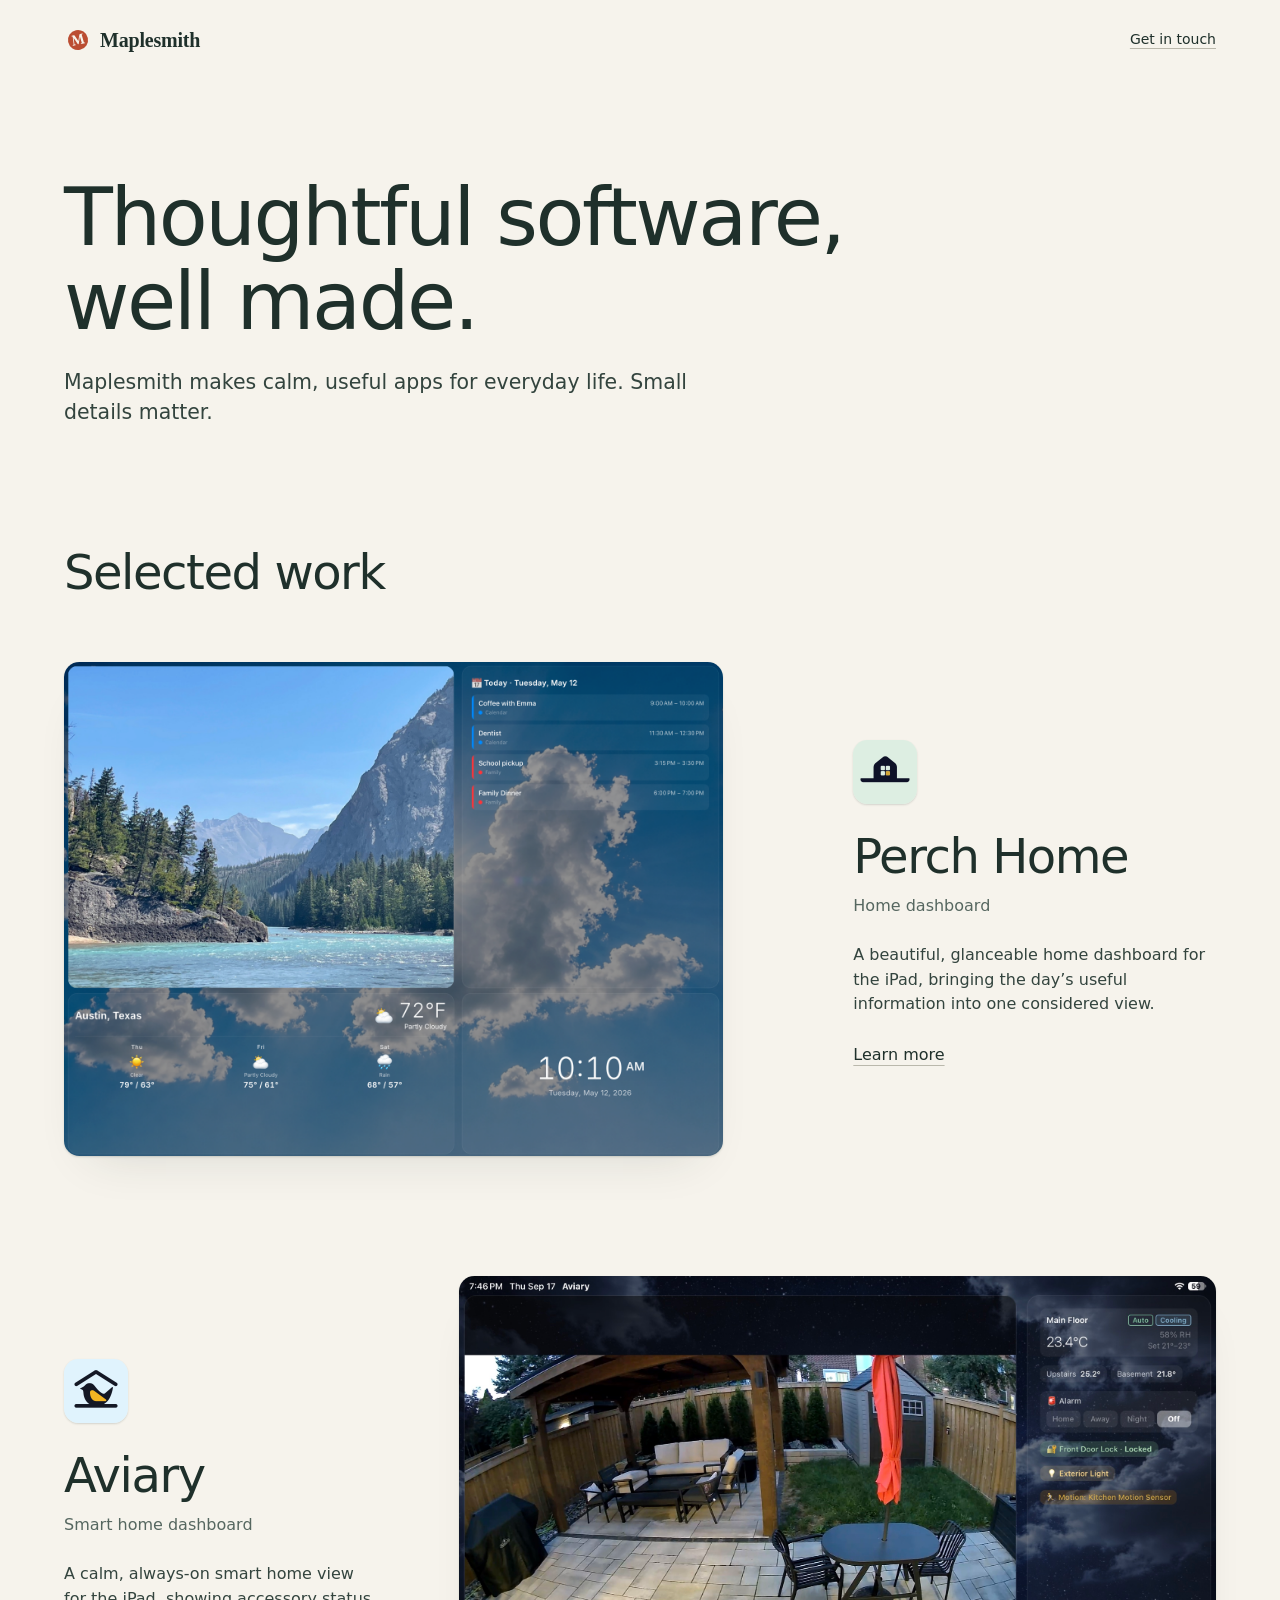
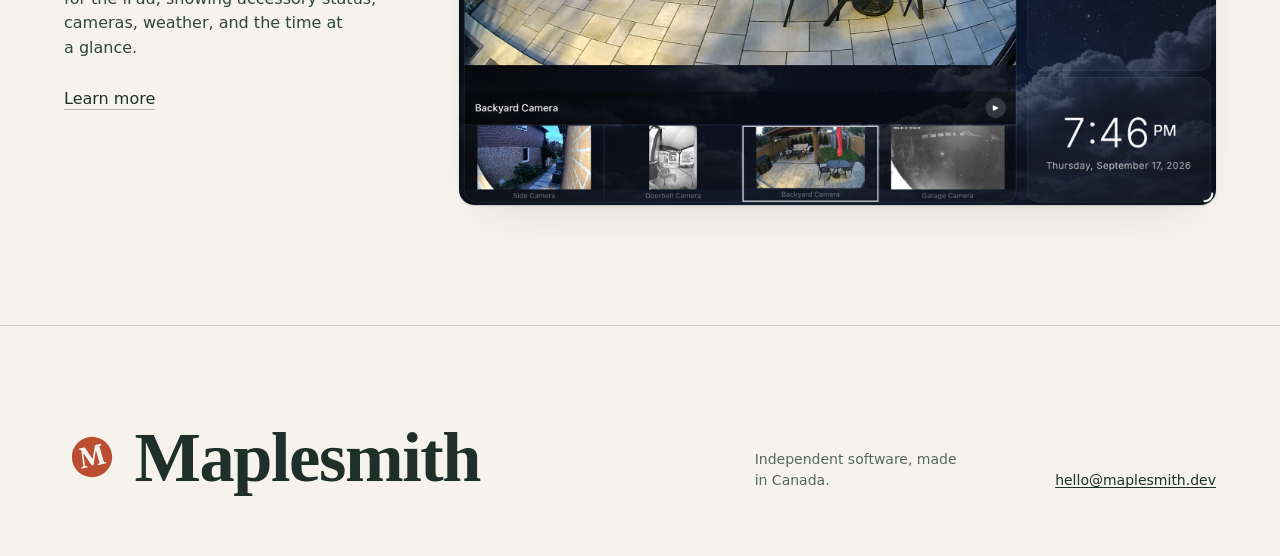
<file: index.html>
<!doctype html>
<html lang="en">
  <head>
    <meta charset="UTF-8" />
    <meta name="viewport" content="width=device-width, initial-scale=1.0" />
    <meta
      name="description"
      content="Maplesmith is an independent software studio making thoughtful apps for everyday life."
    />
    <meta name="theme-color" content="#f6f3ec" />
    <title>Maplesmith - Independent software studio</title>
    <link rel="icon" href="assets/maplesmith-mark.svg" type="image/svg+xml" />
    <link rel="alternate icon" href="assets/favicon-32.png" type="image/png" sizes="32x32" />
    <link rel="apple-touch-icon" href="assets/maplesmith-mark-avatar-180.png" />
    <link rel="preconnect" href="https://api.fontshare.com" crossorigin />
    <link rel="preconnect" href="https://cdn.fontshare.com" crossorigin />
    <link
      href="https://api.fontshare.com/v2/css?f[]=satoshi@400,500,700&amp;f[]=gambetta@600&amp;display=swap"
      rel="stylesheet"
    />
    <link rel="stylesheet" href="styles.css" />
  </head>
  <body>
    <header class="masthead">
      <nav class="container" aria-label="Primary navigation">
        <a class="wordmark" href="#top" aria-label="Maplesmith home">
          <img class="mark" src="assets/maplesmith-mark.svg" alt="" />
          <span>Maplesmith</span>
        </a>
        <a class="nav-link" href="mailto:hello@maplesmith.dev">Get in touch</a>
      </nav>
    </header>

    <main>
      <section class="hero" id="top">
        <div class="container">
          <h1>Thoughtful software,<br />well made.</h1>
          <p class="lead">
            Maplesmith makes calm, useful apps for everyday life. Small details matter.
          </p>
        </div>
      </section>

      <section class="work" aria-labelledby="work-title">
        <div class="container">
          <h2 id="work-title">Selected work</h2>

          <a class="project" href="perch-home/">
            <figure class="project-art">
              <img
                class="screen"
                src="assets/perch-home-dashboard.png"
                width="1600"
                height="1200"
                alt="Perch Home on an iPad: a photo, the day's calendar, the weather forecast, and the time"
              />
            </figure>
            <div class="project-copy">
              <img class="app-icon" src="assets/perch-home-icon.png" width="64" height="64" alt="" />
              <h3>Perch Home</h3>
              <p class="kind">Home dashboard</p>
              <p class="desc">
                A beautiful, glanceable home dashboard for the iPad, bringing the day’s useful
                information into one considered view.
              </p>
              <span class="project-link">Learn more</span>
            </div>
          </a>

          <a class="project is-flipped" href="aviary/">
            <figure class="project-art">
              <img
                class="screen"
                src="assets/aviary-dashboard.jpg"
                width="2000"
                height="1397"
                loading="lazy"
                alt="Aviary on an iPad: a backyard camera feed, thermostat, alarm and lock status, and the time"
              />
            </figure>
            <div class="project-copy">
              <img class="app-icon" src="assets/aviary-icon.png" width="64" height="64" alt="" />
              <h3>Aviary</h3>
              <p class="kind">Smart home dashboard</p>
              <p class="desc">
                A calm, always-on smart home view for the iPad, showing accessory status, cameras,
                weather, and the time at a glance.
              </p>
              <span class="project-link">Learn more</span>
            </div>
          </a>
        </div>
      </section>
    </main>

    <footer class="site-footer">
      <div class="container">
        <a class="wordmark" href="#top">
          <img class="mark" src="assets/maplesmith-mark.svg" alt="" />
          <span>Maplesmith</span>
        </a>
        <p>Independent software, made in Canada.</p>
        <a href="mailto:hello@maplesmith.dev">hello@maplesmith.dev</a>
      </div>
    </footer>
  </body>
</html>
</file>
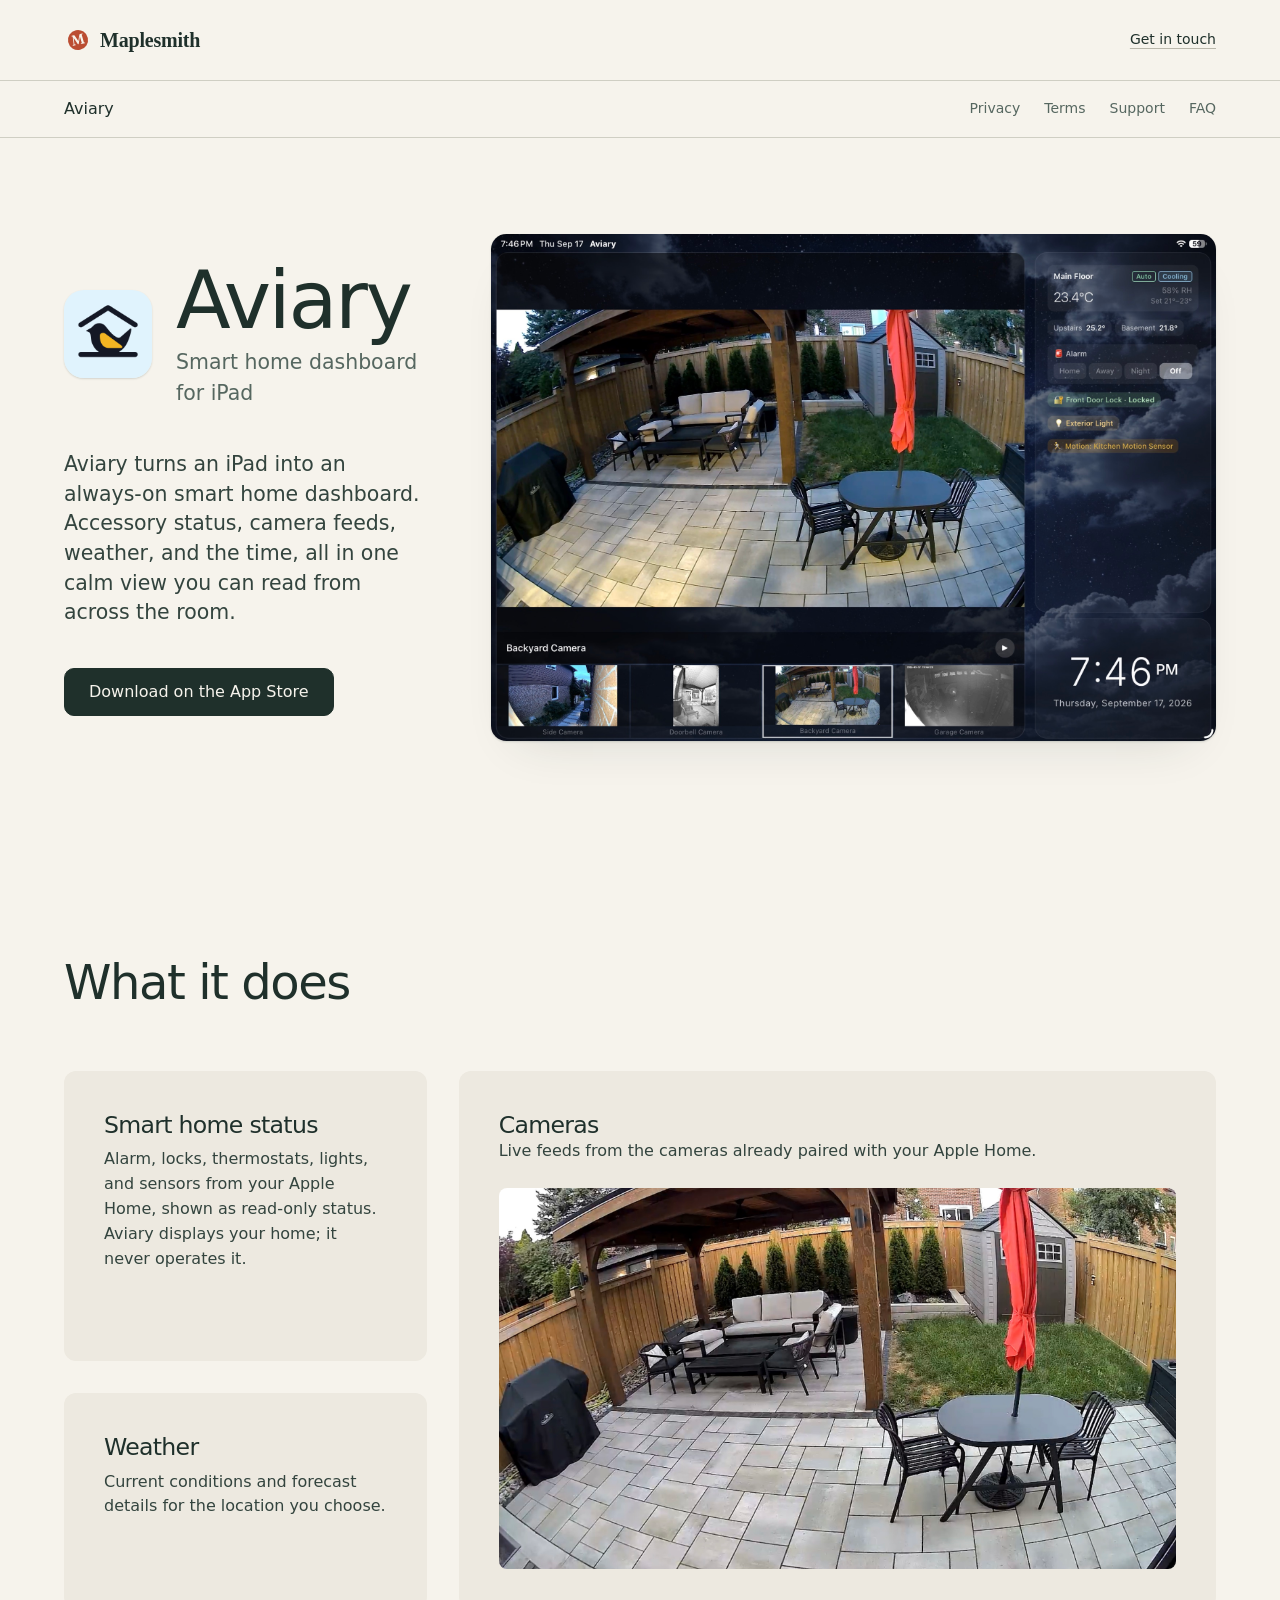
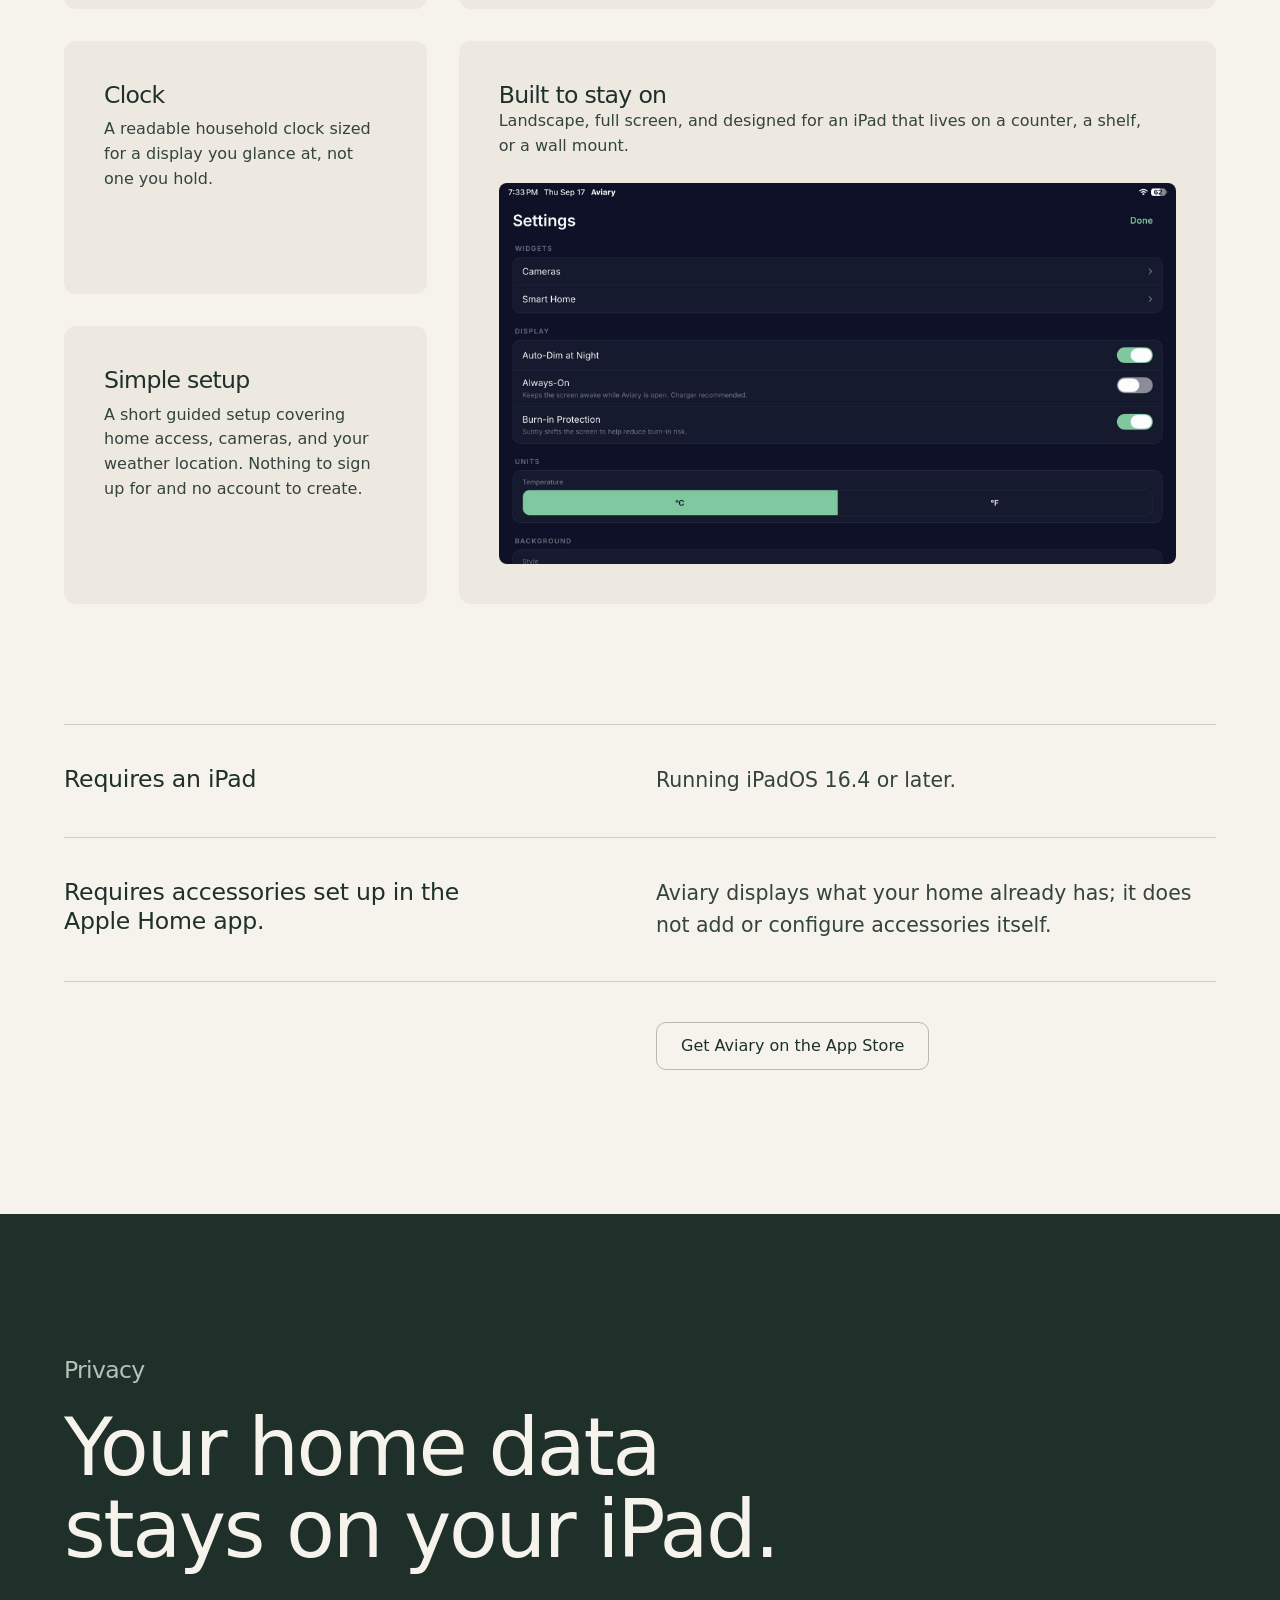
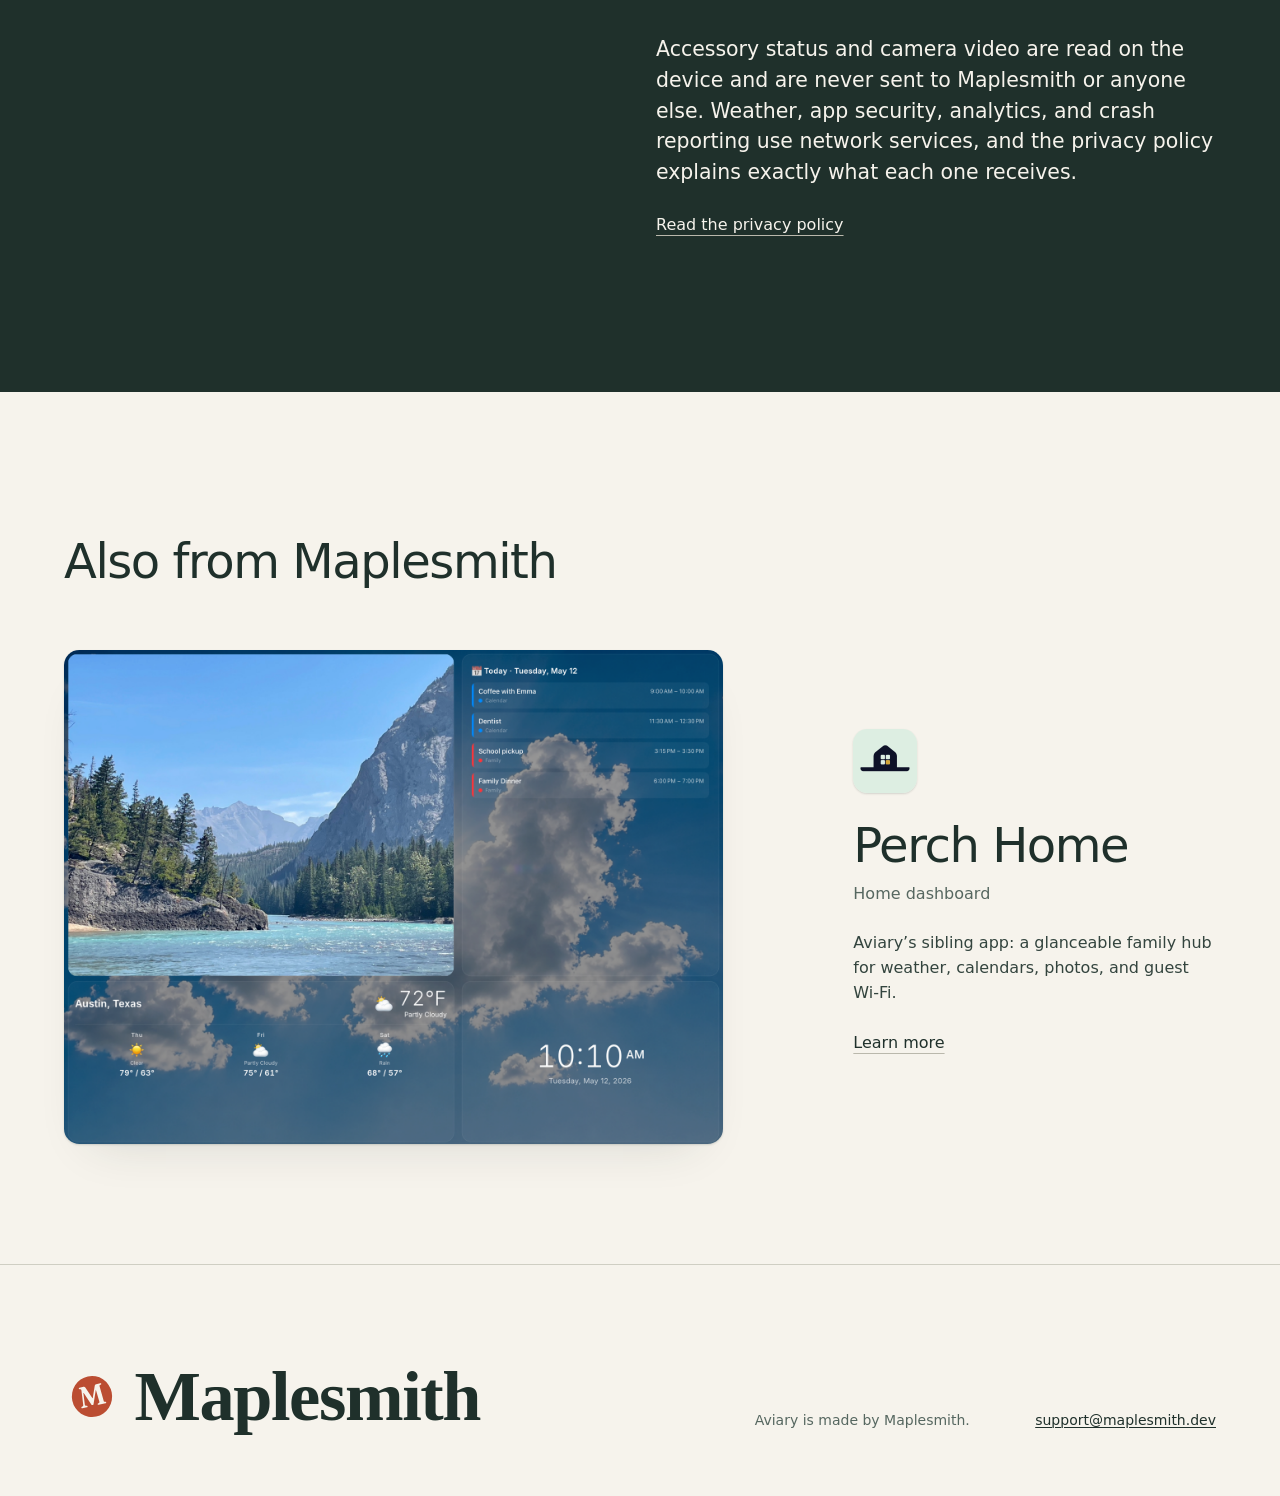
<file: aviary/index.html>
<!doctype html>
<html lang="en">
  <head>
    <meta charset="UTF-8" />
    <meta name="viewport" content="width=device-width, initial-scale=1.0" />
    <meta
      name="description"
      content="Aviary turns an iPad into an always-on smart home dashboard for Apple Home accessory status, camera feeds, weather, and the time."
    />
    <meta name="theme-color" content="#f6f3ec" />
    <title>Aviary - Maplesmith</title>
    <link rel="icon" href="../assets/maplesmith-mark.svg" type="image/svg+xml" />
    <link rel="alternate icon" href="../assets/favicon-32.png" type="image/png" sizes="32x32" />
    <link rel="apple-touch-icon" href="../assets/maplesmith-mark-avatar-180.png" />
    <link rel="preconnect" href="https://api.fontshare.com" crossorigin />
    <link rel="preconnect" href="https://cdn.fontshare.com" crossorigin />
    <link
      href="https://api.fontshare.com/v2/css?f[]=satoshi@400,500,700&amp;f[]=gambetta@600&amp;display=swap"
      rel="stylesheet"
    />
    <link rel="stylesheet" href="../styles.css" />
  </head>
  <body>
    <header class="masthead">
      <nav class="container" aria-label="Primary navigation">
        <a class="wordmark" href="../" aria-label="Maplesmith home">
          <img class="mark" src="../assets/maplesmith-mark.svg" alt="" />
          <span>Maplesmith</span>
        </a>
        <a class="nav-link" href="mailto:hello@maplesmith.dev">Get in touch</a>
      </nav>
    </header>
    <div class="section-head">
      <div class="section-heading container">
        <p class="section-label"><a href="./" aria-current="page">Aviary</a></p>
        <span class="rule" aria-hidden="true"></span>
        <nav class="section-nav" aria-label="Aviary pages">
          <a href="./privacy/">Privacy</a>
          <a href="./terms/">Terms</a>
          <a href="./support/">Support</a>
          <a href="./faq/">FAQ</a>
        </nav>
      </div>
    </div>

    <main>
      <section class="page-hero page-hero--stage" id="top">
        <div class="container">
          <div class="page-hero-text">
            <div class="app-id">
              <img class="app-icon" src="../assets/aviary-icon.png" width="72" height="72" alt="" />
              <div>
                <h1>Aviary</h1>
                <p class="subtitle">Smart home dashboard for iPad</p>
              </div>
            </div>
            <p class="lead">
              Aviary turns an iPad into an always-on smart home dashboard. Accessory status, camera
              feeds, weather, and the time, all in one calm view you can read from across the room.
            </p>
            <div class="actions">
              <a class="btn" href="https://apps.apple.com/app/id6811444955">Download on the App Store</a>
            </div>
          </div>
          <figure class="page-hero-art">
            <img
              class="screen"
              src="../assets/aviary-dashboard.jpg"
              width="2000"
              height="1397"
              fetchpriority="high"
              alt="Aviary on an iPad: a backyard camera feed, thermostat, alarm and lock status, and the time"
            />
          </figure>
        </div>
      </section>

      <section class="work" aria-labelledby="features-title">
        <div class="container">
          <h2 id="features-title">What it does</h2>
          <div class="features features--bento">
            <div class="feature feature--status">
              <h3>Smart home status</h3>
              <p>
                Alarm, locks, thermostats, lights, and sensors from your Apple Home, shown as
                read-only status. Aviary displays your home; it never operates it.
              </p>
            </div>
            <div class="feature feature--cameras">
              <div class="feature-text">
                <h3>Cameras</h3>
                <p>Live feeds from the cameras already paired with your Apple Home.</p>
              </div>
              <img
                class="screen"
                src="../assets/aviary-camera.jpg"
                width="2000"
                height="1397"
                loading="lazy"
                alt="A backyard camera feed shown full screen in Aviary"
              />
            </div>
            <div class="feature">
              <h3>Weather</h3>
              <p>Current conditions and forecast details for the location you choose.</p>
            </div>
            <div class="feature">
              <h3>Clock</h3>
              <p>A readable household clock sized for a display you glance at, not one you hold.</p>
            </div>
            <div class="feature">
              <h3>Simple setup</h3>
              <p>
                A short guided setup covering home access, cameras, and your weather location.
                Nothing to sign up for and no account to create.
              </p>
            </div>
            <div class="feature feature--stay-on">
              <div class="feature-text">
                <h3>Built to stay on</h3>
                <p>
                  Landscape, full screen, and designed for an iPad that lives on a counter, a shelf,
                  or a wall mount.
                </p>
              </div>
              <img
                class="screen"
                src="../assets/aviary-settings.jpg"
                width="2000"
                height="1397"
                loading="lazy"
                alt="Aviary's display settings: auto-dim at night, always-on, and burn-in protection"
              />
            </div>
          </div>
        </div>
      </section>

      <section class="requirements-band" aria-label="Requirements">
        <div class="container">
          <dl class="requirements">
            <div>
              <dt>Requires an iPad</dt>
              <dd>Running iPadOS 16.4 or later.</dd>
            </div>
            <div>
              <dt>Requires accessories set up in the Apple Home app.</dt>
              <dd>
                Aviary displays what your home already has; it does not add or configure accessories
                itself.
              </dd>
            </div>
          </dl>
          <a class="btn btn--quiet" href="https://apps.apple.com/app/id6811444955">Get Aviary on the App Store</a>
        </div>
      </section>

      <section class="statement-band" aria-labelledby="privacy-title">
        <div class="container">
          <h2 id="privacy-title">Privacy</h2>
          <p class="statement">Your home data stays on your iPad.</p>
          <div class="statement-copy">
            <p>
              Accessory status and camera video are read on the device and are never sent to
              Maplesmith or anyone else. Weather, app security, analytics, and crash reporting use
              network services, and the privacy policy explains exactly what each one receives.
            </p>
            <a class="cta" href="privacy/">Read the privacy policy</a>
          </div>
        </div>
      </section>

      <section class="work sibling" aria-labelledby="sibling-title">
        <div class="container">
          <h2 id="sibling-title">Also from Maplesmith</h2>
          <a class="project" href="../perch-home/">
            <figure class="project-art">
              <img
                class="screen"
                src="../assets/perch-home-dashboard.png"
                width="1600"
                height="1200"
                loading="lazy"
                alt="Perch Home on an iPad: a photo, the day's calendar, the weather forecast, and the time"
              />
            </figure>
            <div class="project-copy">
              <img class="app-icon" src="../assets/perch-home-icon.png" width="64" height="64" alt="" />
              <h3>Perch Home</h3>
              <p class="kind">Home dashboard</p>
              <p class="desc">
                Aviary&rsquo;s sibling app: a glanceable family hub for weather, calendars, photos,
                and guest Wi-Fi.
              </p>
              <span class="project-link">Learn more</span>
            </div>
          </a>
        </div>
      </section>
    </main>

    <footer class="site-footer">
      <div class="container">
        <a class="wordmark" href="../">
          <img class="mark" src="../assets/maplesmith-mark.svg" alt="" />
          <span>Maplesmith</span>
        </a>
        <p>Aviary is made by Maplesmith.</p>
        <a href="mailto:support@maplesmith.dev">support@maplesmith.dev</a>
      </div>
    </footer>
  </body>
</html>
</file>
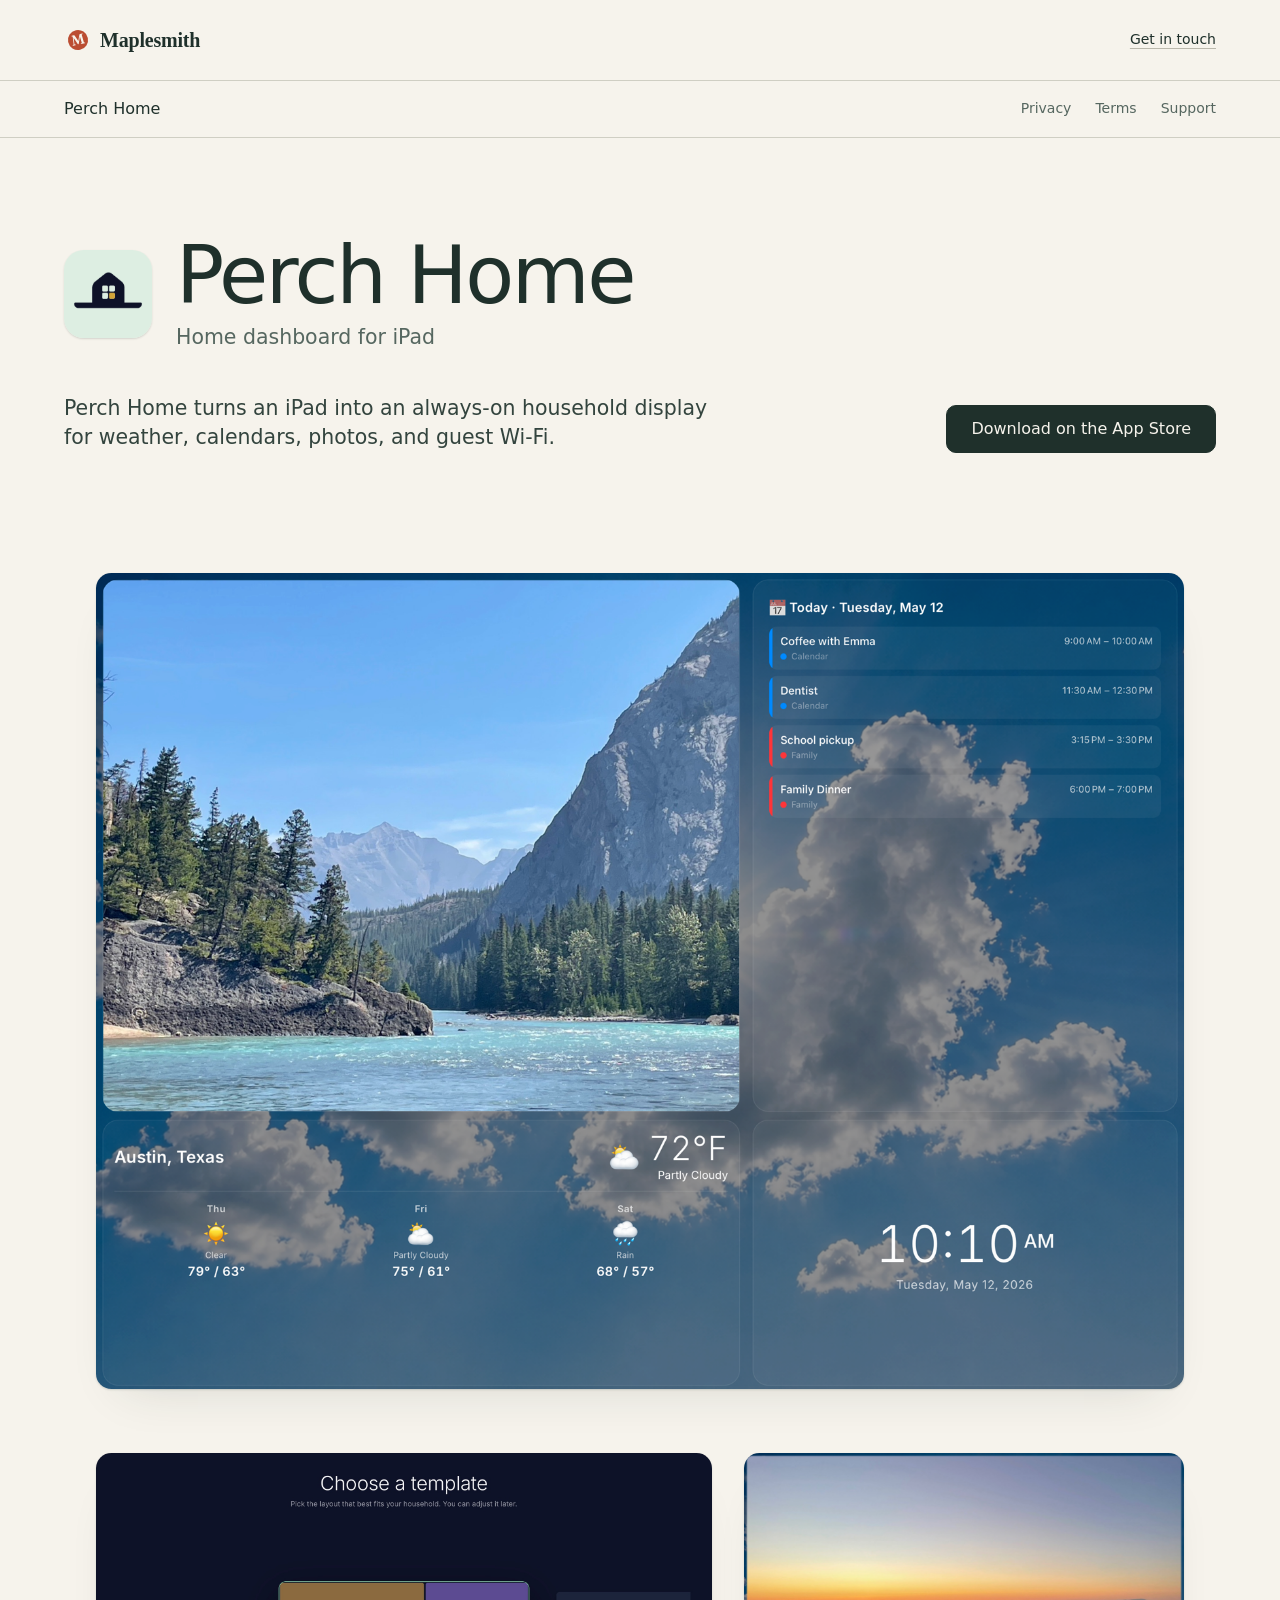
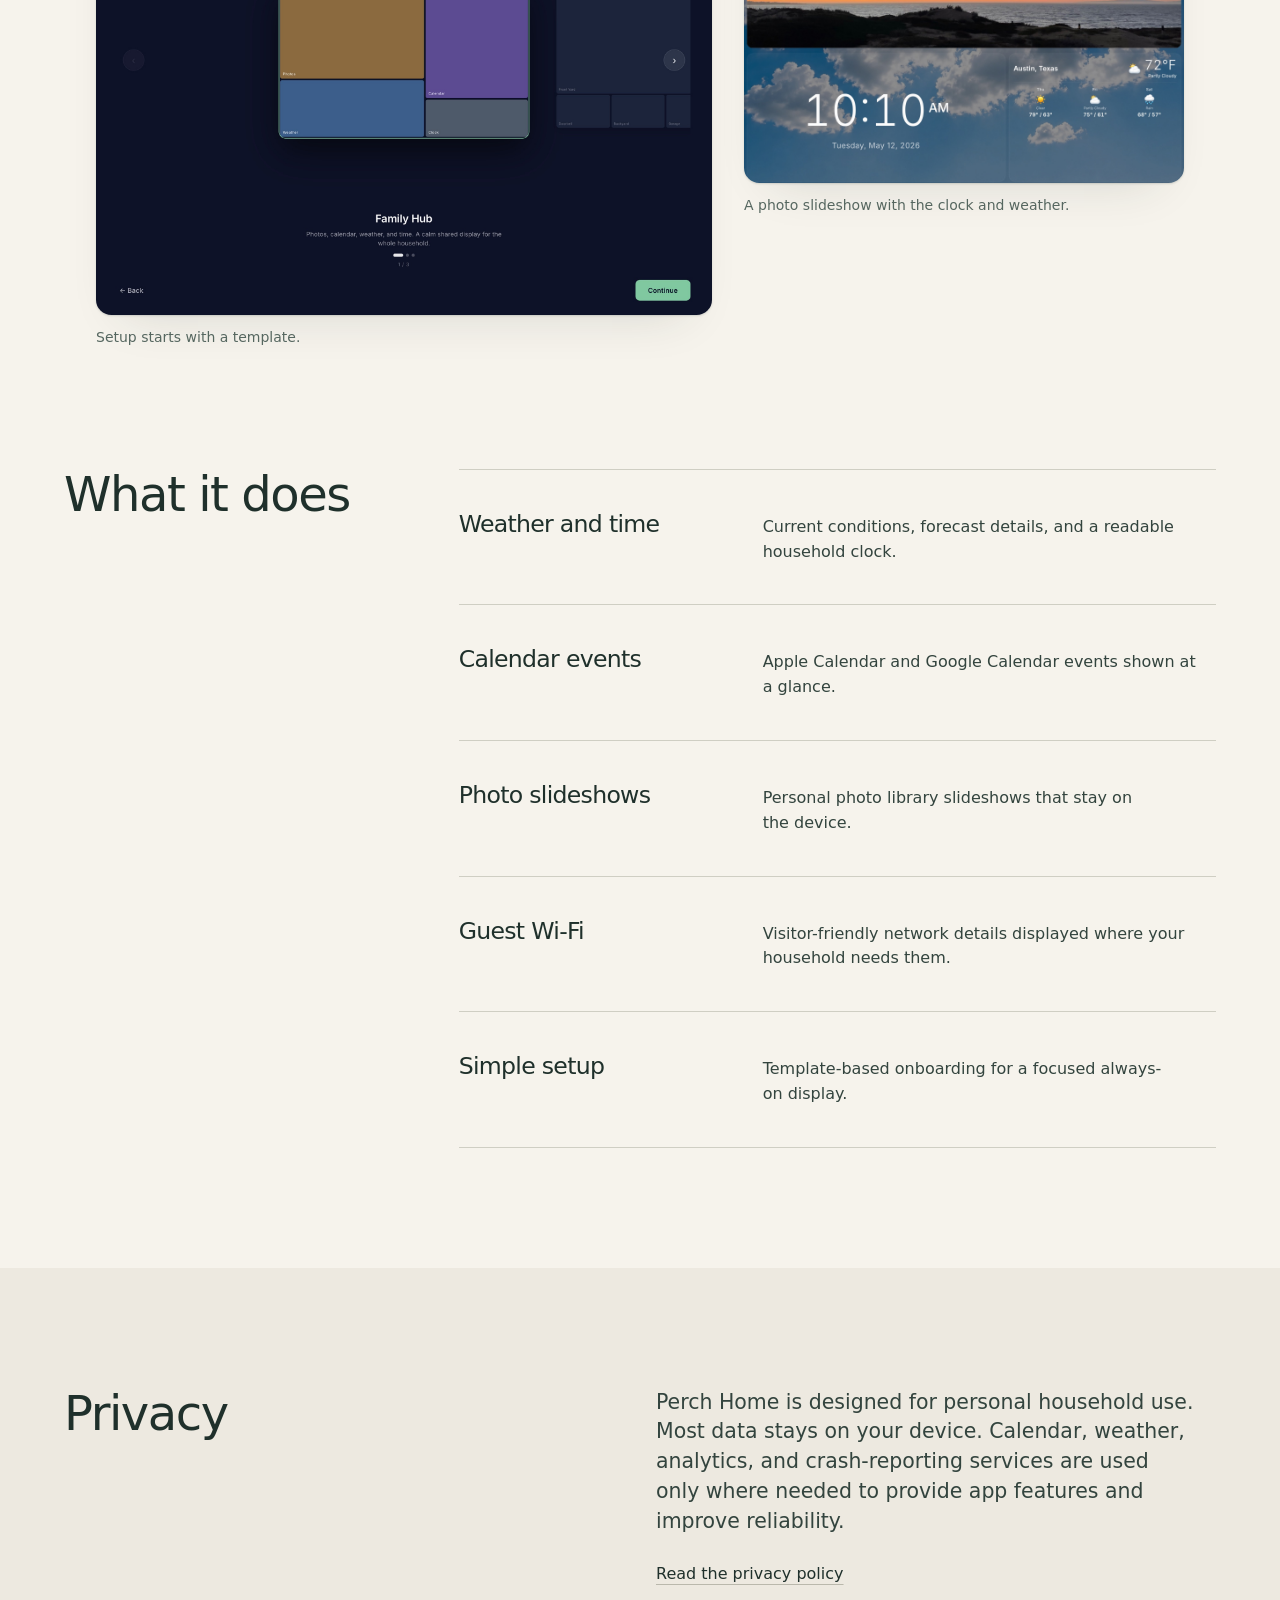
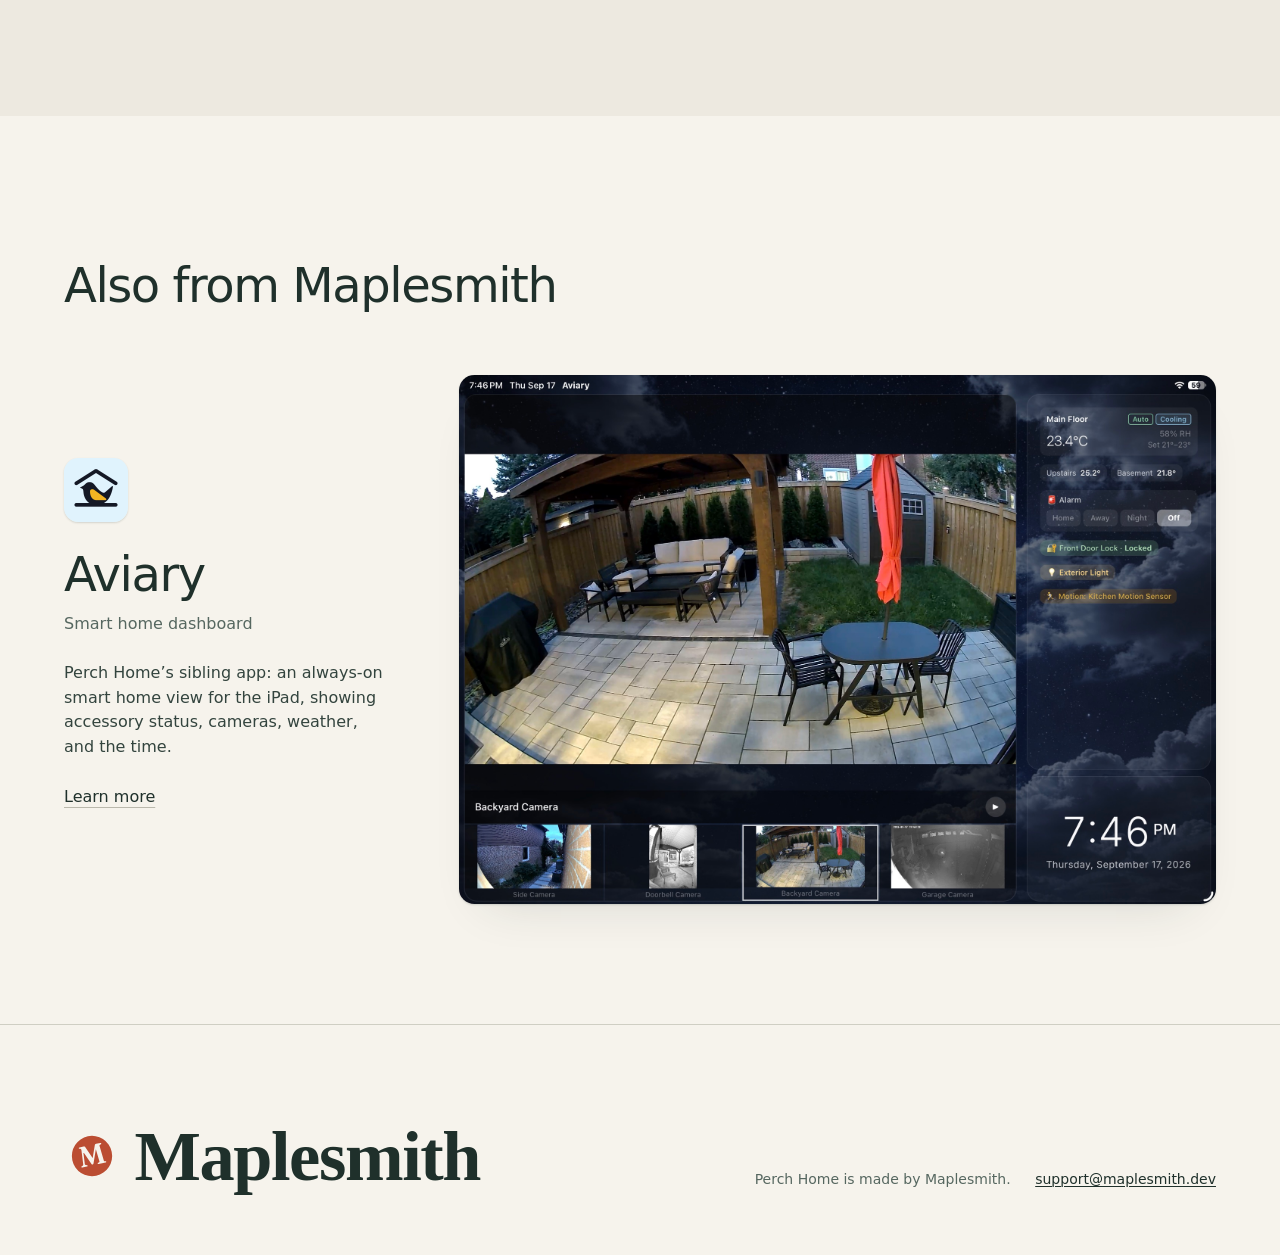
<file: perch-home/index.html>
<!doctype html>
<html lang="en">
  <head>
    <meta charset="UTF-8" />
    <meta name="viewport" content="width=device-width, initial-scale=1.0" />
    <meta
      name="description"
      content="Perch Home turns an iPad into an always-on household display for weather, calendars, photos, and guest Wi-Fi."
    />
    <meta name="theme-color" content="#f6f3ec" />
    <title>Perch Home - Maplesmith</title>
    <link rel="icon" href="../assets/maplesmith-mark.svg" type="image/svg+xml" />
    <link rel="alternate icon" href="../assets/favicon-32.png" type="image/png" sizes="32x32" />
    <link rel="apple-touch-icon" href="../assets/maplesmith-mark-avatar-180.png" />
    <link rel="preconnect" href="https://api.fontshare.com" crossorigin />
    <link rel="preconnect" href="https://cdn.fontshare.com" crossorigin />
    <link
      href="https://api.fontshare.com/v2/css?f[]=satoshi@400,500,700&amp;f[]=gambetta@600&amp;display=swap"
      rel="stylesheet"
    />
    <link rel="stylesheet" href="../styles.css" />
  </head>
  <body>
    <header class="masthead">
      <nav class="container" aria-label="Primary navigation">
        <a class="wordmark" href="../" aria-label="Maplesmith home">
          <img class="mark" src="../assets/maplesmith-mark.svg" alt="" />
          <span>Maplesmith</span>
        </a>
        <a class="nav-link" href="mailto:hello@maplesmith.dev">Get in touch</a>
      </nav>
    </header>
    <div class="section-head">
      <div class="section-heading container">
        <p class="section-label"><a href="./" aria-current="page">Perch Home</a></p>
        <span class="rule" aria-hidden="true"></span>
        <nav class="section-nav" aria-label="Perch Home pages">
          <a href="./privacy/">Privacy</a>
          <a href="./terms/">Terms</a>
          <a href="./support/">Support</a>
        </nav>
      </div>
    </div>

    <main>
      <section class="page-hero page-hero--banner" id="top">
        <div class="container">
          <div class="page-hero-text">
            <div class="app-id">
              <img class="app-icon" src="../assets/perch-home-icon.png" width="72" height="72" alt="" />
              <div>
                <h1>Perch Home</h1>
                <p class="subtitle">Home dashboard for iPad</p>
              </div>
            </div>
            <p class="lead">
              Perch Home turns an iPad into an always-on household display for weather, calendars,
              photos, and guest Wi-Fi.
            </p>
          </div>
          <div class="actions">
            <a class="btn" href="https://apps.apple.com/app/id6765460334">Download on the App Store</a>
          </div>
        </div>
      </section>

      <section class="showcase" aria-label="Perch Home on iPad">
        <div class="container">
          <figure class="showcase-art">
            <img
              class="screen"
              src="../assets/perch-home-dashboard.png"
              width="1600"
              height="1200"
              fetchpriority="high"
              alt="Perch Home on an iPad: a photo, the day's calendar, the weather forecast, and the time"
            />
          </figure>
          <div class="showcase-pair">
            <figure>
              <img
                class="screen"
                src="../assets/perch-home-setup.jpg"
                width="2000"
                height="1500"
                loading="lazy"
                alt="Perch Home setup: choosing the Family Hub template, with photos, calendar, weather, and clock"
              />
              <figcaption>Setup starts with a template.</figcaption>
            </figure>
            <figure>
              <img
                class="screen"
                src="../assets/perch-home-photos.jpg"
                width="2000"
                height="1500"
                loading="lazy"
                alt="Perch Home showing a sunset photo above the clock and the weather forecast"
              />
              <figcaption>A photo slideshow with the clock and weather.</figcaption>
            </figure>
          </div>
        </div>
      </section>

      <section class="work" aria-labelledby="features-title">
        <div class="container features-layout">
          <h2 id="features-title">What it does</h2>
          <div class="features features--rows">
            <div class="feature">
              <h3>Weather and time</h3>
              <p>Current conditions, forecast details, and a readable household clock.</p>
            </div>
            <div class="feature">
              <h3>Calendar events</h3>
              <p>Apple Calendar and Google Calendar events shown at a glance.</p>
            </div>
            <div class="feature">
              <h3>Photo slideshows</h3>
              <p>Personal photo library slideshows that stay on the device.</p>
            </div>
            <div class="feature">
              <h3>Guest Wi-Fi</h3>
              <p>Visitor-friendly network details displayed where your household needs them.</p>
            </div>
            <div class="feature">
              <h3>Simple setup</h3>
              <p>Template-based onboarding for a focused always-on display.</p>
            </div>
          </div>
        </div>
      </section>

      <section class="privacy-band" aria-labelledby="privacy-title">
        <div class="container privacy-layout">
          <h2 id="privacy-title">Privacy</h2>
          <div class="privacy-copy">
            <p class="lead">
              Perch Home is designed for personal household use. Most data stays on your device.
              Calendar, weather, analytics, and crash-reporting services are used only where needed
              to provide app features and improve reliability.
            </p>
            <a class="cta" href="privacy/">Read the privacy policy</a>
          </div>
        </div>
      </section>

      <section class="work sibling" aria-labelledby="sibling-title">
        <div class="container">
          <h2 id="sibling-title">Also from Maplesmith</h2>
          <a class="project is-flipped" href="../aviary/">
            <figure class="project-art">
              <img
                class="screen"
                src="../assets/aviary-dashboard.jpg"
                width="2000"
                height="1397"
                loading="lazy"
                alt="Aviary on an iPad: a backyard camera feed, thermostat, alarm and lock status, and the time"
              />
            </figure>
            <div class="project-copy">
              <img class="app-icon" src="../assets/aviary-icon.png" width="64" height="64" alt="" />
              <h3>Aviary</h3>
              <p class="kind">Smart home dashboard</p>
              <p class="desc">
                Perch Home&rsquo;s sibling app: an always-on smart home view for the iPad, showing
                accessory status, cameras, weather, and the time.
              </p>
              <span class="project-link">Learn more</span>
            </div>
          </a>
        </div>
      </section>
    </main>

    <footer class="site-footer">
      <div class="container">
        <a class="wordmark" href="../">
          <img class="mark" src="../assets/maplesmith-mark.svg" alt="" />
          <span>Maplesmith</span>
        </a>
        <p>Perch Home is made by Maplesmith.</p>
        <a href="mailto:support@maplesmith.dev">support@maplesmith.dev</a>
      </div>
    </footer>
  </body>
</html>
</file>
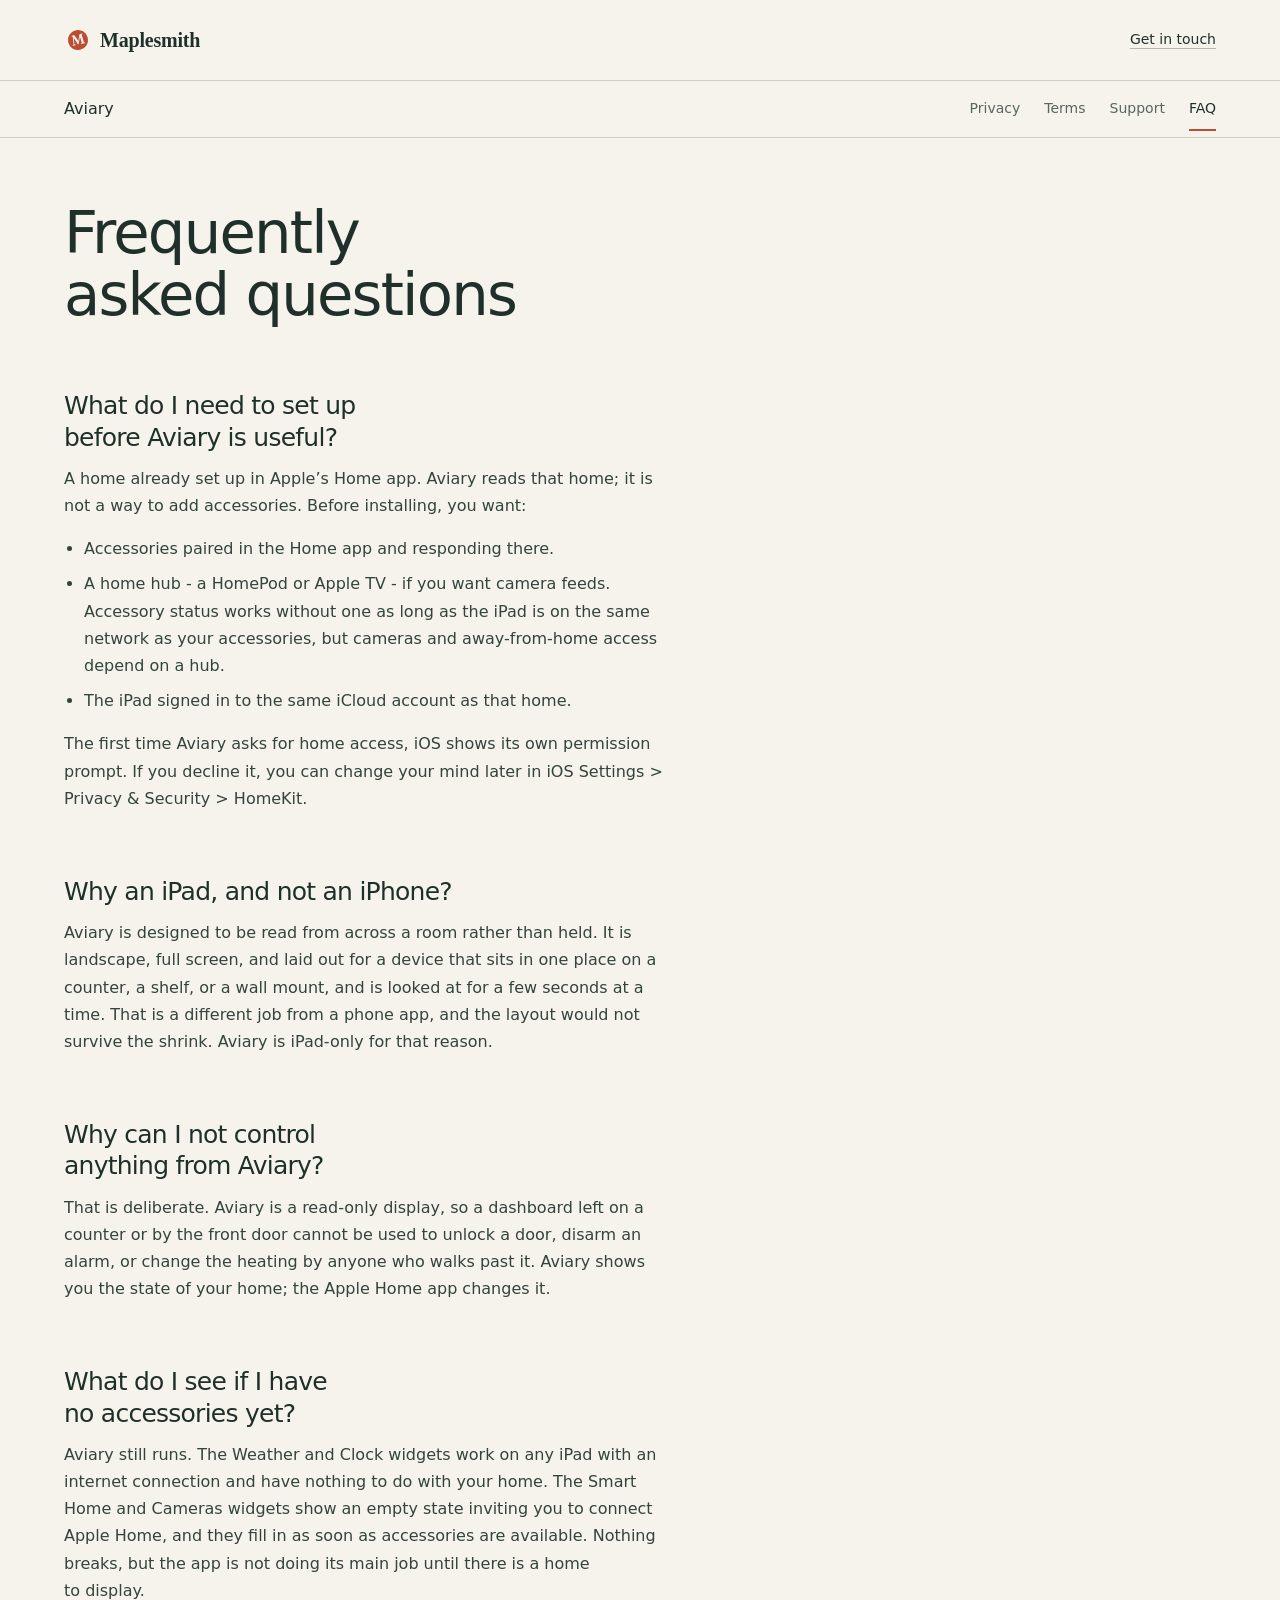
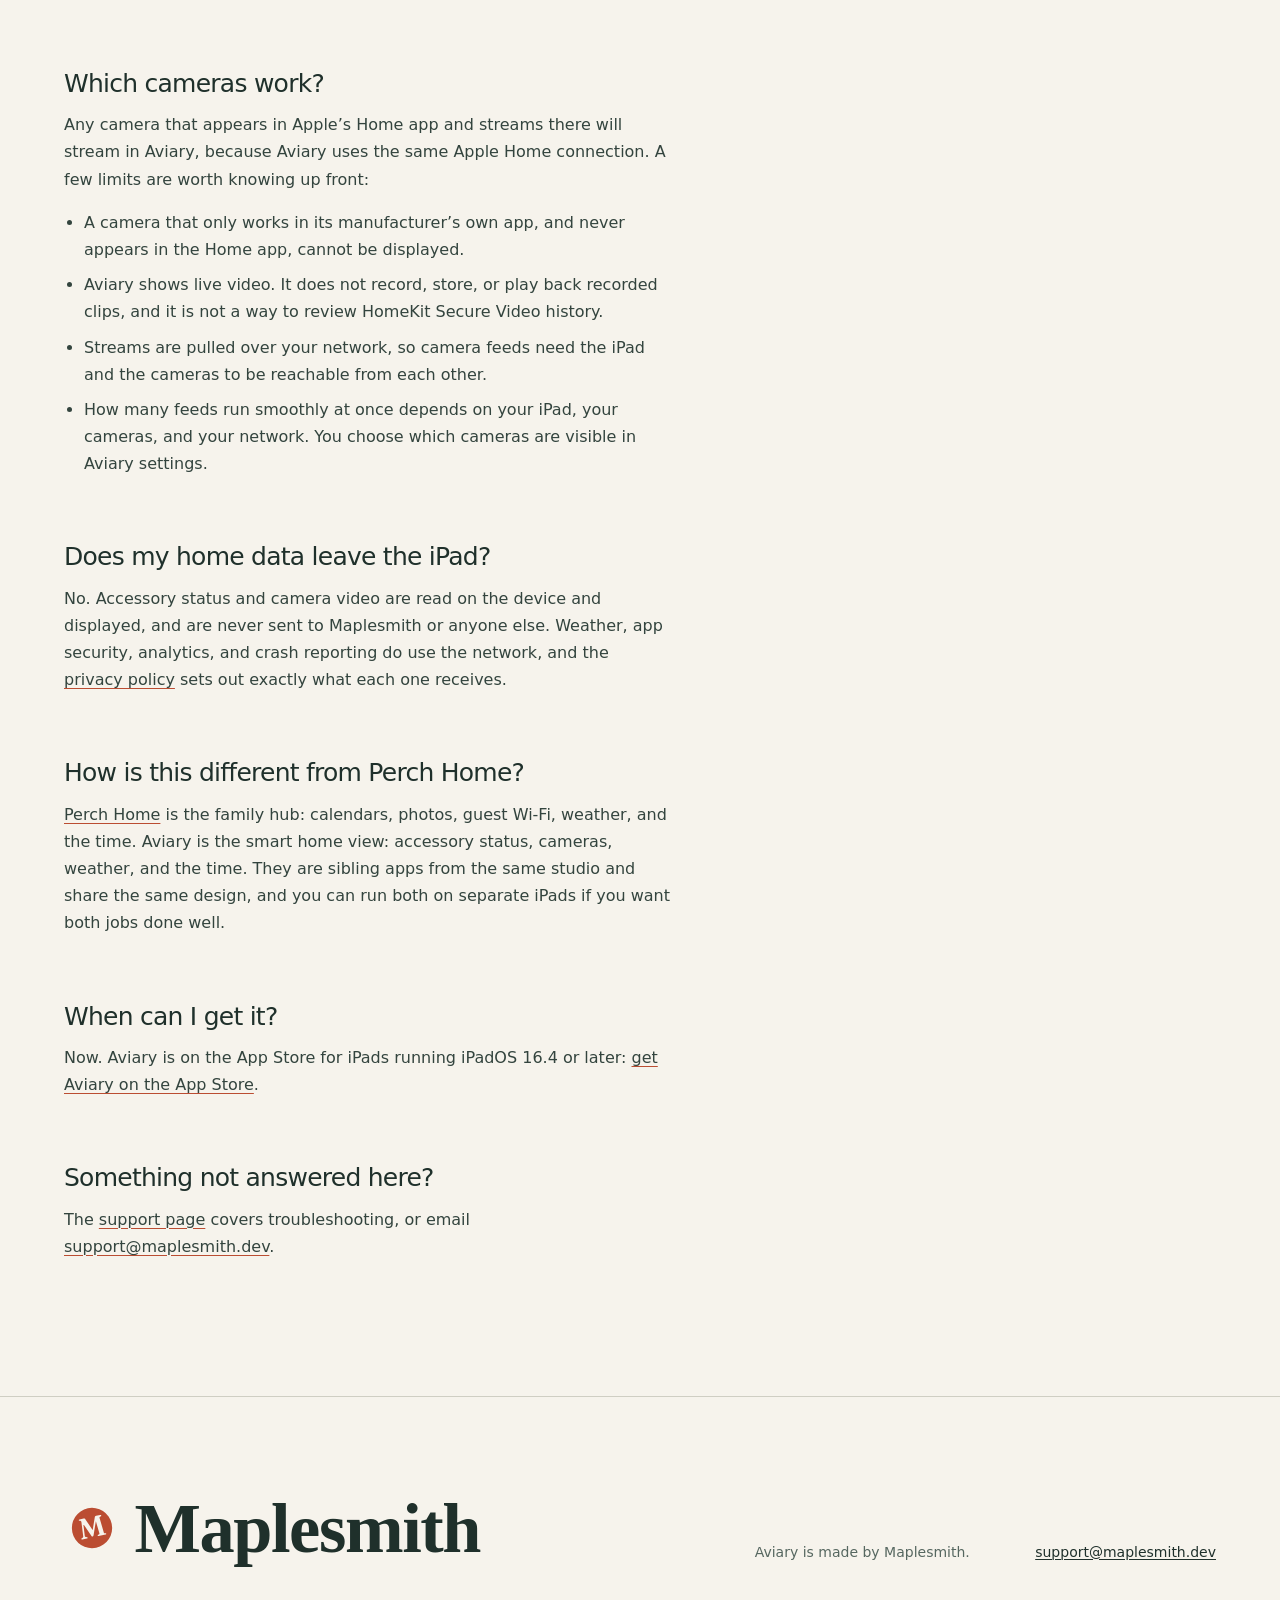
<file: aviary/faq/index.html>
<!doctype html>
<html lang="en">
  <head>
    <meta charset="UTF-8" />
    <meta name="viewport" content="width=device-width, initial-scale=1.0" />
    <meta
      name="description"
      content="Frequently asked questions about Aviary, a smart home dashboard app for iPad."
    />
    <meta name="theme-color" content="#f6f3ec" />
    <title>Aviary FAQ - Maplesmith</title>
    <link rel="icon" href="../../assets/maplesmith-mark.svg" type="image/svg+xml" />
    <link rel="alternate icon" href="../../assets/favicon-32.png" type="image/png" sizes="32x32" />
    <link rel="apple-touch-icon" href="../../assets/maplesmith-mark-avatar-180.png" />
    <link rel="preconnect" href="https://api.fontshare.com" crossorigin />
    <link rel="preconnect" href="https://cdn.fontshare.com" crossorigin />
    <link
      href="https://api.fontshare.com/v2/css?f[]=satoshi@400,500,700&amp;f[]=gambetta@600&amp;display=swap"
      rel="stylesheet"
    />
    <link rel="stylesheet" href="../../styles.css" />
  </head>
  <body>
    <header class="masthead">
      <nav class="container" aria-label="Primary navigation">
        <a class="wordmark" href="../../" aria-label="Maplesmith home">
          <img class="mark" src="../../assets/maplesmith-mark.svg" alt="" />
          <span>Maplesmith</span>
        </a>
        <a class="nav-link" href="mailto:hello@maplesmith.dev">Get in touch</a>
      </nav>
    </header>
    <div class="section-head">
      <div class="section-heading container">
        <p class="section-label"><a href="../">Aviary</a></p>
        <span class="rule" aria-hidden="true"></span>
        <nav class="section-nav" aria-label="Aviary pages">
          <a href="../privacy/">Privacy</a>
          <a href="../terms/">Terms</a>
          <a href="../support/">Support</a>
          <a href="../faq/" aria-current="page">FAQ</a>
        </nav>
      </div>
    </div>
    <main class="container">
      <article class="doc">
        <header>
          <h1>Frequently asked questions</h1>
        </header>

        <h2>What do I need to set up before Aviary is useful?</h2>
        <p>
          A home already set up in Apple&rsquo;s Home app. Aviary reads that home; it is not a way
          to add accessories. Before installing, you want:
        </p>
        <ul>
          <li>Accessories paired in the Home app and responding there.</li>
          <li>
            A home hub - a HomePod or Apple TV - if you want camera feeds. Accessory status works
            without one as long as the iPad is on the same network as your accessories, but cameras
            and away-from-home access depend on a hub.
          </li>
          <li>The iPad signed in to the same iCloud account as that home.</li>
        </ul>
        <p>
          The first time Aviary asks for home access, iOS shows its own permission prompt. If you
          decline it, you can change your mind later in iOS Settings &gt; Privacy &amp; Security
          &gt; HomeKit.
        </p>

        <h2>Why an iPad, and not an iPhone?</h2>
        <p>
          Aviary is designed to be read from across a room rather than held. It is landscape, full
          screen, and laid out for a device that sits in one place on a counter, a shelf, or a wall
          mount, and is looked at for a few seconds at a time. That is a different job from a phone
          app, and the layout would not survive the shrink. Aviary is iPad-only for that reason.
        </p>

        <h2>Why can I not control anything from Aviary?</h2>
        <p>
          That is deliberate. Aviary is a read-only display, so a dashboard left on a counter or by
          the front door cannot be used to unlock a door, disarm an alarm, or change the heating by
          anyone who walks past it. Aviary shows you the state of your home; the Apple Home app
          changes it.
        </p>

        <h2>What do I see if I have no accessories yet?</h2>
        <p>
          Aviary still runs. The Weather and Clock widgets work on any iPad with an internet
          connection and have nothing to do with your home. The Smart Home and Cameras widgets show
          an empty state inviting you to connect Apple Home, and they fill in as soon as
          accessories are available. Nothing breaks, but the app is not doing its main job until
          there is a home to display.
        </p>

        <h2>Which cameras work?</h2>
        <p>
          Any camera that appears in Apple&rsquo;s Home app and streams there will stream in Aviary,
          because Aviary uses the same Apple Home connection. A few limits are worth knowing up
          front:
        </p>
        <ul>
          <li>
            A camera that only works in its manufacturer&rsquo;s own app, and never appears in the
            Home app, cannot be displayed.
          </li>
          <li>
            Aviary shows live video. It does not record, store, or play back recorded clips, and it
            is not a way to review HomeKit Secure Video history.
          </li>
          <li>
            Streams are pulled over your network, so camera feeds need the iPad and the cameras to
            be reachable from each other.
          </li>
          <li>
            How many feeds run smoothly at once depends on your iPad, your cameras, and your
            network. You choose which cameras are visible in Aviary settings.
          </li>
        </ul>

        <h2>Does my home data leave the iPad?</h2>
        <p>
          No. Accessory status and camera video are read on the device and displayed, and are never
          sent to Maplesmith or anyone else. Weather, app security, analytics, and crash reporting
          do use the network, and the <a href="../privacy/">privacy policy</a> sets out exactly what
          each one receives.
        </p>

        <h2>How is this different from Perch Home?</h2>
        <p>
          <a href="../../perch-home/">Perch Home</a> is the family hub: calendars, photos, guest
          Wi-Fi, weather, and the time. Aviary is the smart home view: accessory status, cameras,
          weather, and the time. They are sibling apps from the same studio and share the same
          design, and you can run both on separate iPads if you want both jobs done well.
        </p>

        <h2>When can I get it?</h2>
        <p>
          Now. Aviary is on the App Store for iPads running iPadOS 16.4 or later:
          <a href="https://apps.apple.com/app/id6811444955">get Aviary on the App Store</a>.
        </p>

        <h2>Something not answered here?</h2>
        <p>
          The <a href="../support/">support page</a> covers troubleshooting, or email
          <a href="mailto:support@maplesmith.dev">support@maplesmith.dev</a>.
        </p>
      </article>
    </main>

    <footer class="site-footer">
      <div class="container">
        <a class="wordmark" href="../../">
          <img class="mark" src="../../assets/maplesmith-mark.svg" alt="" />
          <span>Maplesmith</span>
        </a>
        <p>Aviary is made by Maplesmith.</p>
        <a href="mailto:support@maplesmith.dev">support@maplesmith.dev</a>
      </div>
    </footer>
  </body>
</html>
</file>
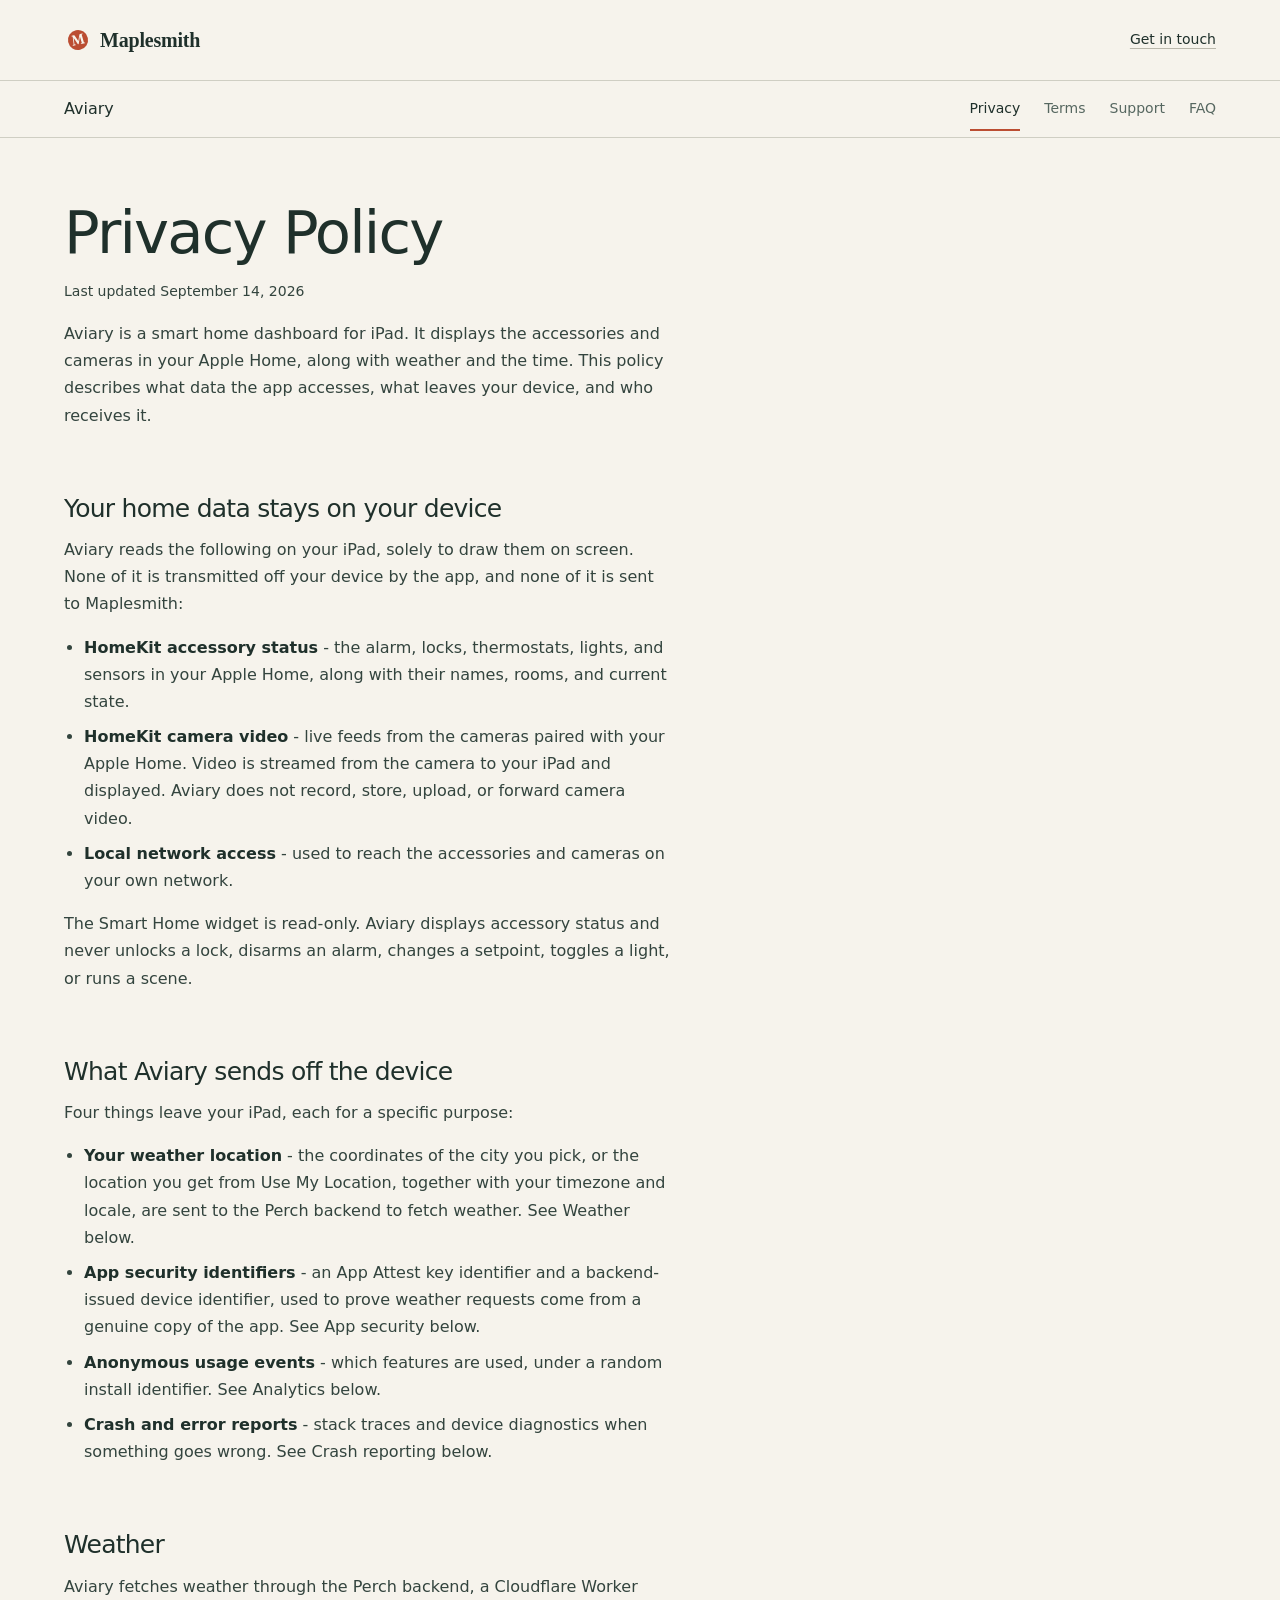
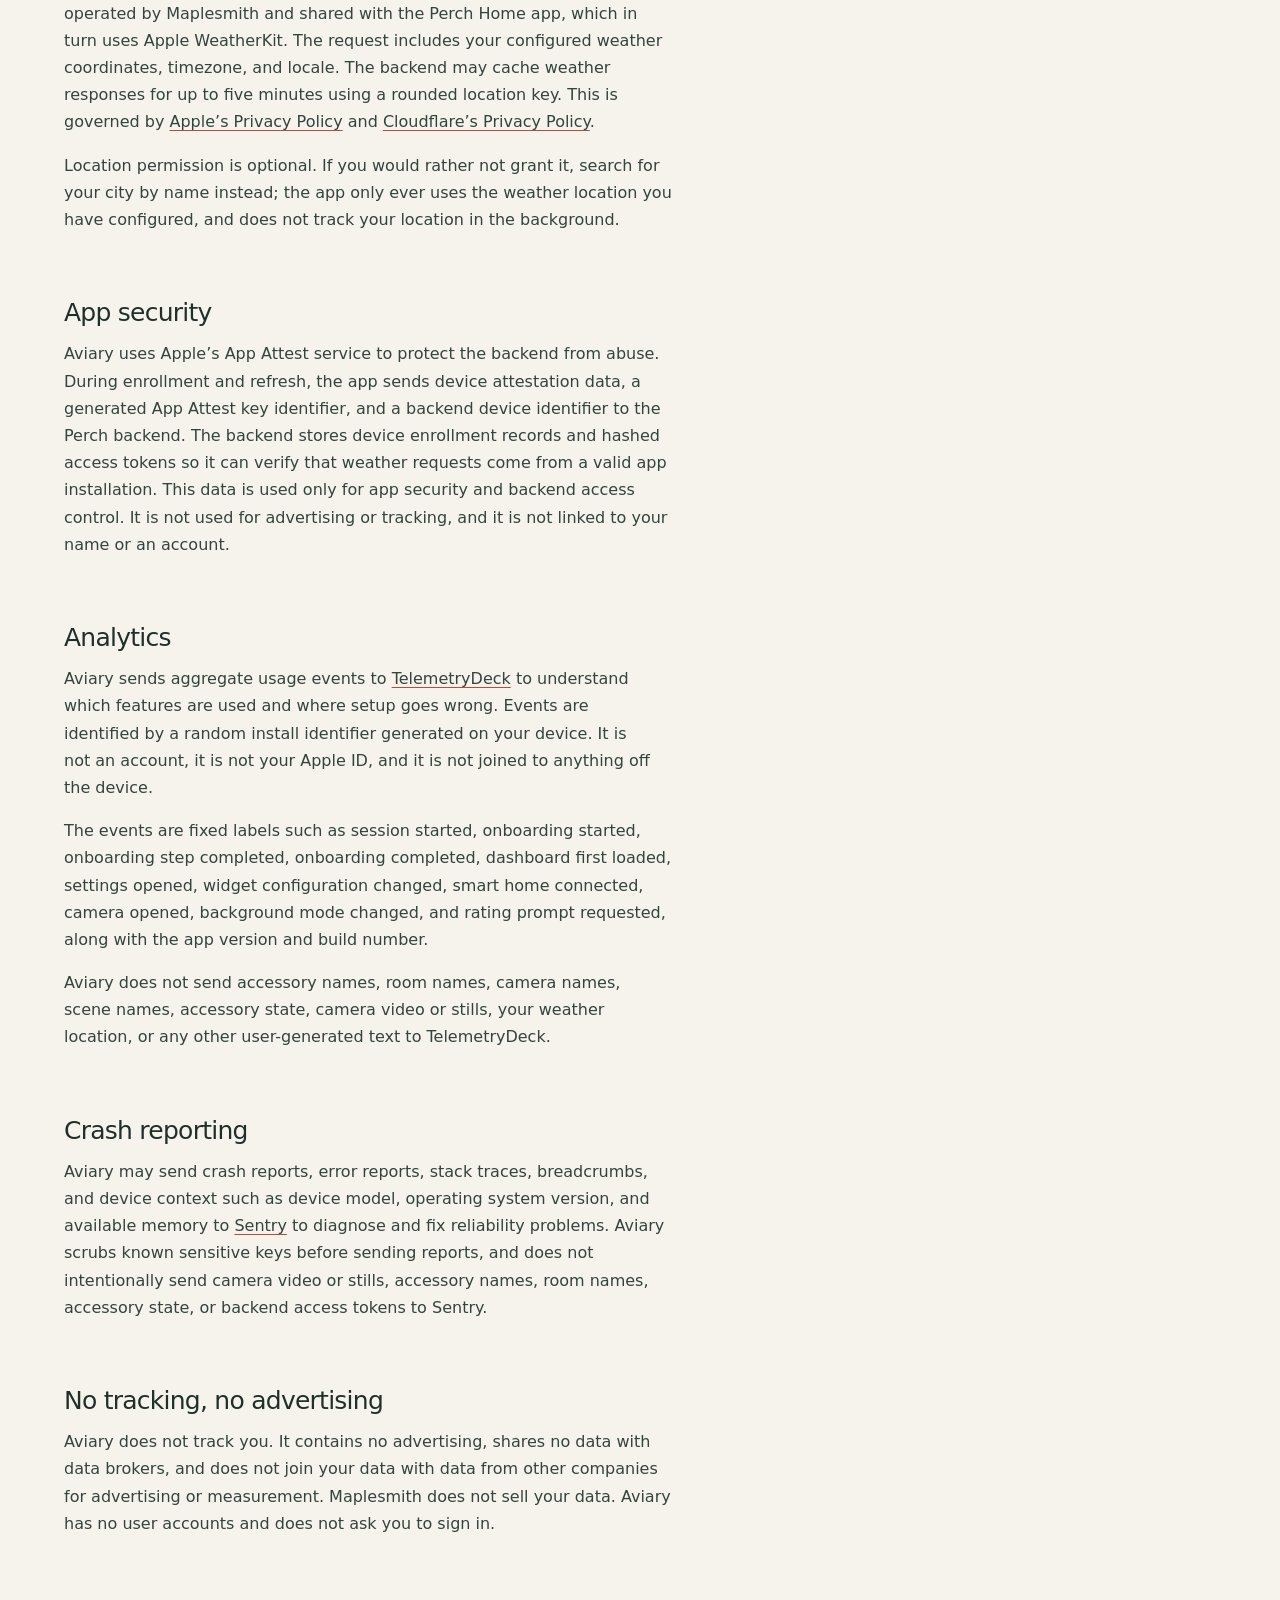
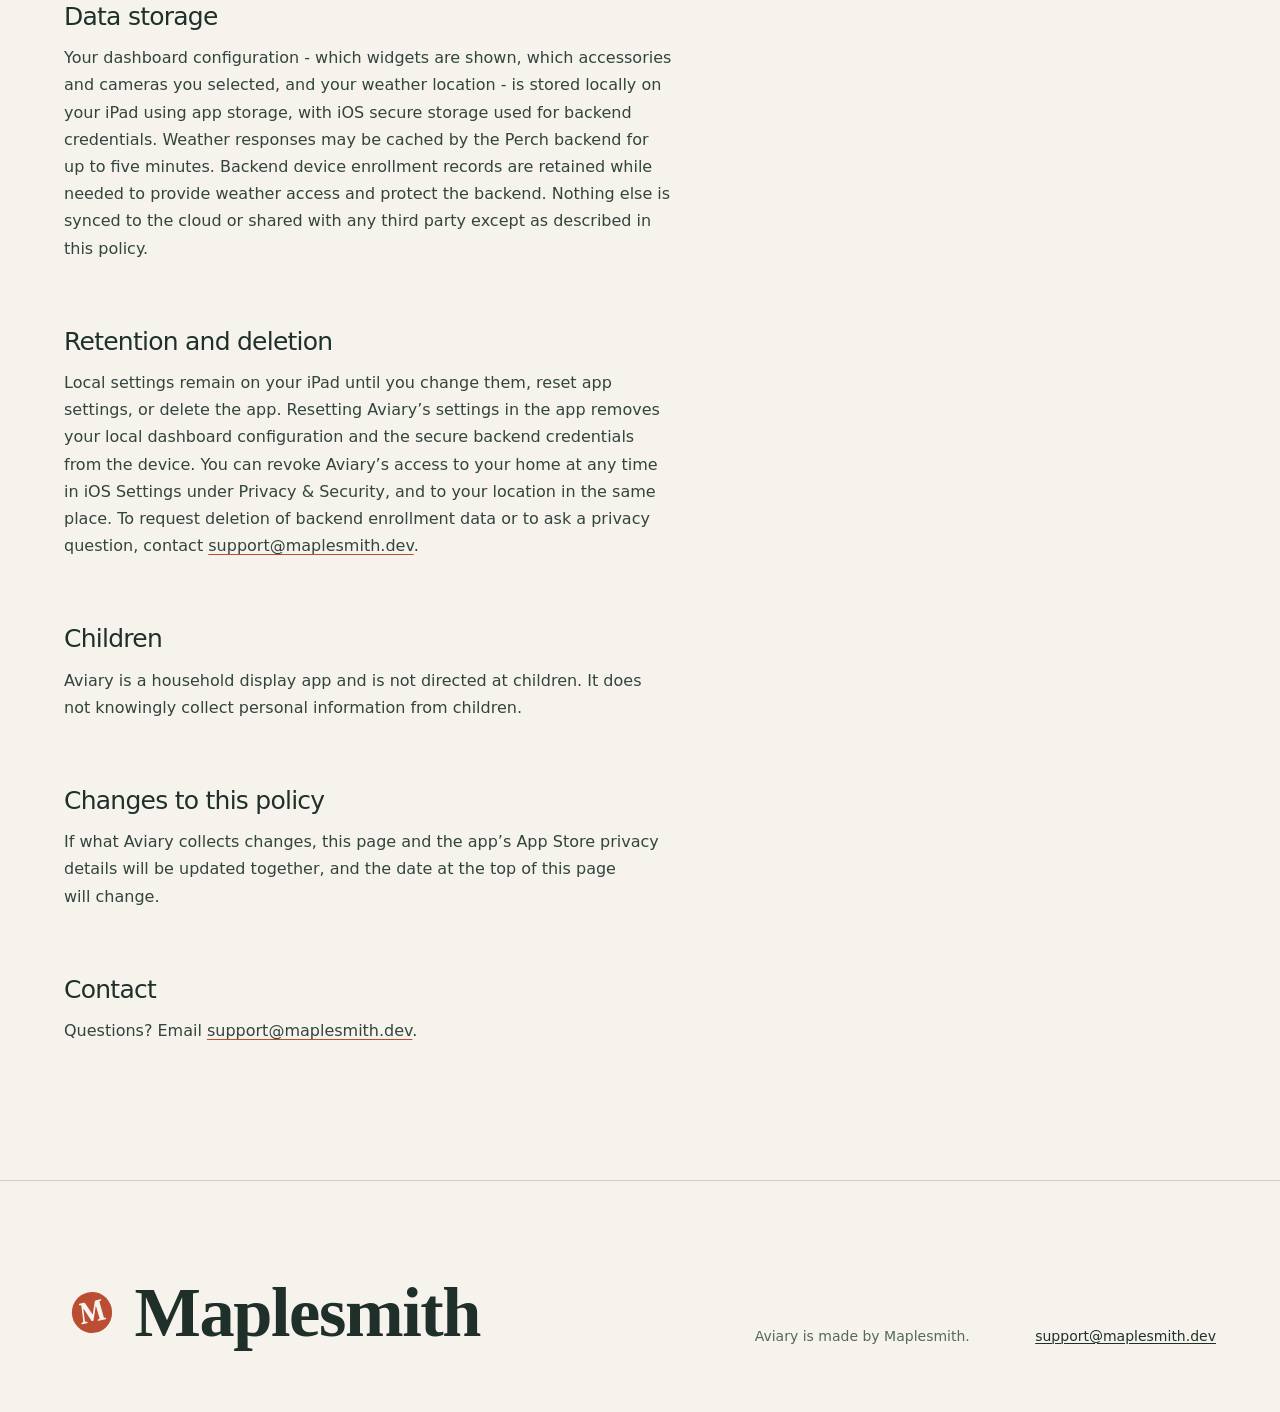
<file: aviary/privacy/index.html>
<!doctype html>
<html lang="en">
  <head>
    <meta charset="UTF-8" />
    <meta name="viewport" content="width=device-width, initial-scale=1.0" />
    <meta
      name="description"
      content="Privacy policy for Aviary, a smart home dashboard app for iPad."
    />
    <meta name="theme-color" content="#f6f3ec" />
    <title>Aviary privacy policy - Maplesmith</title>
    <link rel="icon" href="../../assets/maplesmith-mark.svg" type="image/svg+xml" />
    <link rel="alternate icon" href="../../assets/favicon-32.png" type="image/png" sizes="32x32" />
    <link rel="apple-touch-icon" href="../../assets/maplesmith-mark-avatar-180.png" />
    <link rel="preconnect" href="https://api.fontshare.com" crossorigin />
    <link rel="preconnect" href="https://cdn.fontshare.com" crossorigin />
    <link
      href="https://api.fontshare.com/v2/css?f[]=satoshi@400,500,700&amp;f[]=gambetta@600&amp;display=swap"
      rel="stylesheet"
    />
    <link rel="stylesheet" href="../../styles.css" />
  </head>
  <body>
    <header class="masthead">
      <nav class="container" aria-label="Primary navigation">
        <a class="wordmark" href="../../" aria-label="Maplesmith home">
          <img class="mark" src="../../assets/maplesmith-mark.svg" alt="" />
          <span>Maplesmith</span>
        </a>
        <a class="nav-link" href="mailto:hello@maplesmith.dev">Get in touch</a>
      </nav>
    </header>
    <div class="section-head">
      <div class="section-heading container">
        <p class="section-label"><a href="../">Aviary</a></p>
        <span class="rule" aria-hidden="true"></span>
        <nav class="section-nav" aria-label="Aviary pages">
          <a href="../privacy/" aria-current="page">Privacy</a>
          <a href="../terms/">Terms</a>
          <a href="../support/">Support</a>
          <a href="../faq/">FAQ</a>
        </nav>
      </div>
    </div>
    <main class="container">
      <article class="doc">
        <header>
          <h1>Privacy Policy</h1>
          <p class="doc-meta">Last updated September 14, 2026</p>
        </header>

        <p>
          Aviary is a smart home dashboard for iPad. It displays the accessories and cameras in your
          Apple Home, along with weather and the time. This policy describes what data the app
          accesses, what leaves your device, and who receives it.
        </p>

        <h2>Your home data stays on your device</h2>
        <p>
          Aviary reads the following on your iPad, solely to draw them on screen. None of it is
          transmitted off your device by the app, and none of it is sent to Maplesmith:
        </p>
        <ul>
          <li>
            <strong>HomeKit accessory status</strong> - the alarm, locks, thermostats, lights, and
            sensors in your Apple Home, along with their names, rooms, and current state.
          </li>
          <li>
            <strong>HomeKit camera video</strong> - live feeds from the cameras paired with your
            Apple Home. Video is streamed from the camera to your iPad and displayed. Aviary does
            not record, store, upload, or forward camera video.
          </li>
          <li>
            <strong>Local network access</strong> - used to reach the accessories and cameras on
            your own network.
          </li>
        </ul>
        <p>
          The Smart Home widget is read-only. Aviary displays accessory status and never unlocks a
          lock, disarms an alarm, changes a setpoint, toggles a light, or runs a scene.
        </p>

        <h2>What Aviary sends off the device</h2>
        <p>Four things leave your iPad, each for a specific purpose:</p>
        <ul>
          <li>
            <strong>Your weather location</strong> - the coordinates of the city you pick, or the
            location you get from Use My Location, together with your timezone and locale, are sent
            to the Perch backend to fetch weather. See Weather below.
          </li>
          <li>
            <strong>App security identifiers</strong> - an App Attest key identifier and a
            backend-issued device identifier, used to prove weather requests come from a genuine
            copy of the app. See App security below.
          </li>
          <li>
            <strong>Anonymous usage events</strong> - which features are used, under a random
            install identifier. See Analytics below.
          </li>
          <li>
            <strong>Crash and error reports</strong> - stack traces and device diagnostics when
            something goes wrong. See Crash reporting below.
          </li>
        </ul>

        <h2>Weather</h2>
        <p>
          Aviary fetches weather through the Perch backend, a Cloudflare Worker operated by
          Maplesmith and shared with the Perch Home app, which in turn uses Apple WeatherKit. The
          request includes your configured weather coordinates, timezone, and locale. The backend
          may cache weather responses for up to five minutes using a rounded location key. This is
          governed by
          <a href="https://www.apple.com/legal/privacy/" target="_blank" rel="noreferrer"
            >Apple&rsquo;s Privacy Policy</a
          >
          and
          <a href="https://www.cloudflare.com/privacypolicy/" target="_blank" rel="noreferrer"
            >Cloudflare&rsquo;s Privacy Policy</a
          >.
        </p>
        <p>
          Location permission is optional. If you would rather not grant it, search for your city by
          name instead; the app only ever uses the weather location you have configured, and does
          not track your location in the background.
        </p>

        <h2>App security</h2>
        <p>
          Aviary uses Apple&rsquo;s App Attest service to protect the backend from abuse. During
          enrollment and refresh, the app sends device attestation data, a generated App Attest key
          identifier, and a backend device identifier to the Perch backend. The backend stores
          device enrollment records and hashed access tokens so it can verify that weather requests
          come from a valid app installation. This data is used only for app security and backend
          access control. It is not used for advertising or tracking, and it is not linked to your
          name or an account.
        </p>

        <h2>Analytics</h2>
        <p>
          Aviary sends aggregate usage events to
          <a href="https://telemetrydeck.com/privacy/" target="_blank" rel="noreferrer"
            >TelemetryDeck</a
          >
          to understand which features are used and where setup goes wrong. Events are identified by
          a random install identifier generated on your device. It is not an account, it is not your
          Apple ID, and it is not joined to anything off the device.
        </p>
        <p>
          The events are fixed labels such as session started, onboarding started, onboarding step
          completed, onboarding completed, dashboard first loaded, settings opened, widget
          configuration changed, smart home connected, camera opened, background mode changed, and
          rating prompt requested, along with the app version and build number.
        </p>
        <p>
          Aviary does not send accessory names, room names, camera names, scene names, accessory
          state, camera video or stills, your weather location, or any other user-generated text to
          TelemetryDeck.
        </p>

        <h2>Crash reporting</h2>
        <p>
          Aviary may send crash reports, error reports, stack traces, breadcrumbs, and device
          context such as device model, operating system version, and available memory to
          <a href="https://sentry.io/privacy/" target="_blank" rel="noreferrer">Sentry</a> to
          diagnose and fix reliability problems. Aviary scrubs known sensitive keys before sending
          reports, and does not intentionally send camera video or stills, accessory names, room
          names, accessory state, or backend access tokens to Sentry.
        </p>

        <h2>No tracking, no advertising</h2>
        <p>
          Aviary does not track you. It contains no advertising, shares no data with data brokers,
          and does not join your data with data from other companies for advertising or measurement.
          Maplesmith does not sell your data. Aviary has no user accounts and does not ask you to
          sign in.
        </p>

        <h2>Data storage</h2>
        <p>
          Your dashboard configuration - which widgets are shown, which accessories and cameras you
          selected, and your weather location - is stored locally on your iPad using app storage,
          with iOS secure storage used for backend credentials. Weather responses may be cached by
          the Perch backend for up to five minutes. Backend device enrollment records are retained
          while needed to provide weather access and protect the backend. Nothing else is synced to
          the cloud or shared with any third party except as described in this policy.
        </p>

        <h2>Retention and deletion</h2>
        <p>
          Local settings remain on your iPad until you change them, reset app settings, or delete
          the app. Resetting Aviary&rsquo;s settings in the app removes your local dashboard
          configuration and the secure backend credentials from the device. You can revoke
          Aviary&rsquo;s access to your home at any time in iOS Settings under Privacy &amp;
          Security, and to your location in the same place. To request deletion of backend
          enrollment data or to ask a privacy question, contact
          <a href="mailto:support@maplesmith.dev">support@maplesmith.dev</a>.
        </p>

        <h2>Children</h2>
        <p>
          Aviary is a household display app and is not directed at children. It does not knowingly
          collect personal information from children.
        </p>

        <h2>Changes to this policy</h2>
        <p>
          If what Aviary collects changes, this page and the app&rsquo;s App Store privacy details
          will be updated together, and the date at the top of this page will change.
        </p>

        <h2>Contact</h2>
        <p>Questions? Email <a href="mailto:support@maplesmith.dev">support@maplesmith.dev</a>.</p>
      </article>
    </main>

    <footer class="site-footer">
      <div class="container">
        <a class="wordmark" href="../../">
          <img class="mark" src="../../assets/maplesmith-mark.svg" alt="" />
          <span>Maplesmith</span>
        </a>
        <p>Aviary is made by Maplesmith.</p>
        <a href="mailto:support@maplesmith.dev">support@maplesmith.dev</a>
      </div>
    </footer>
  </body>
</html>
</file>
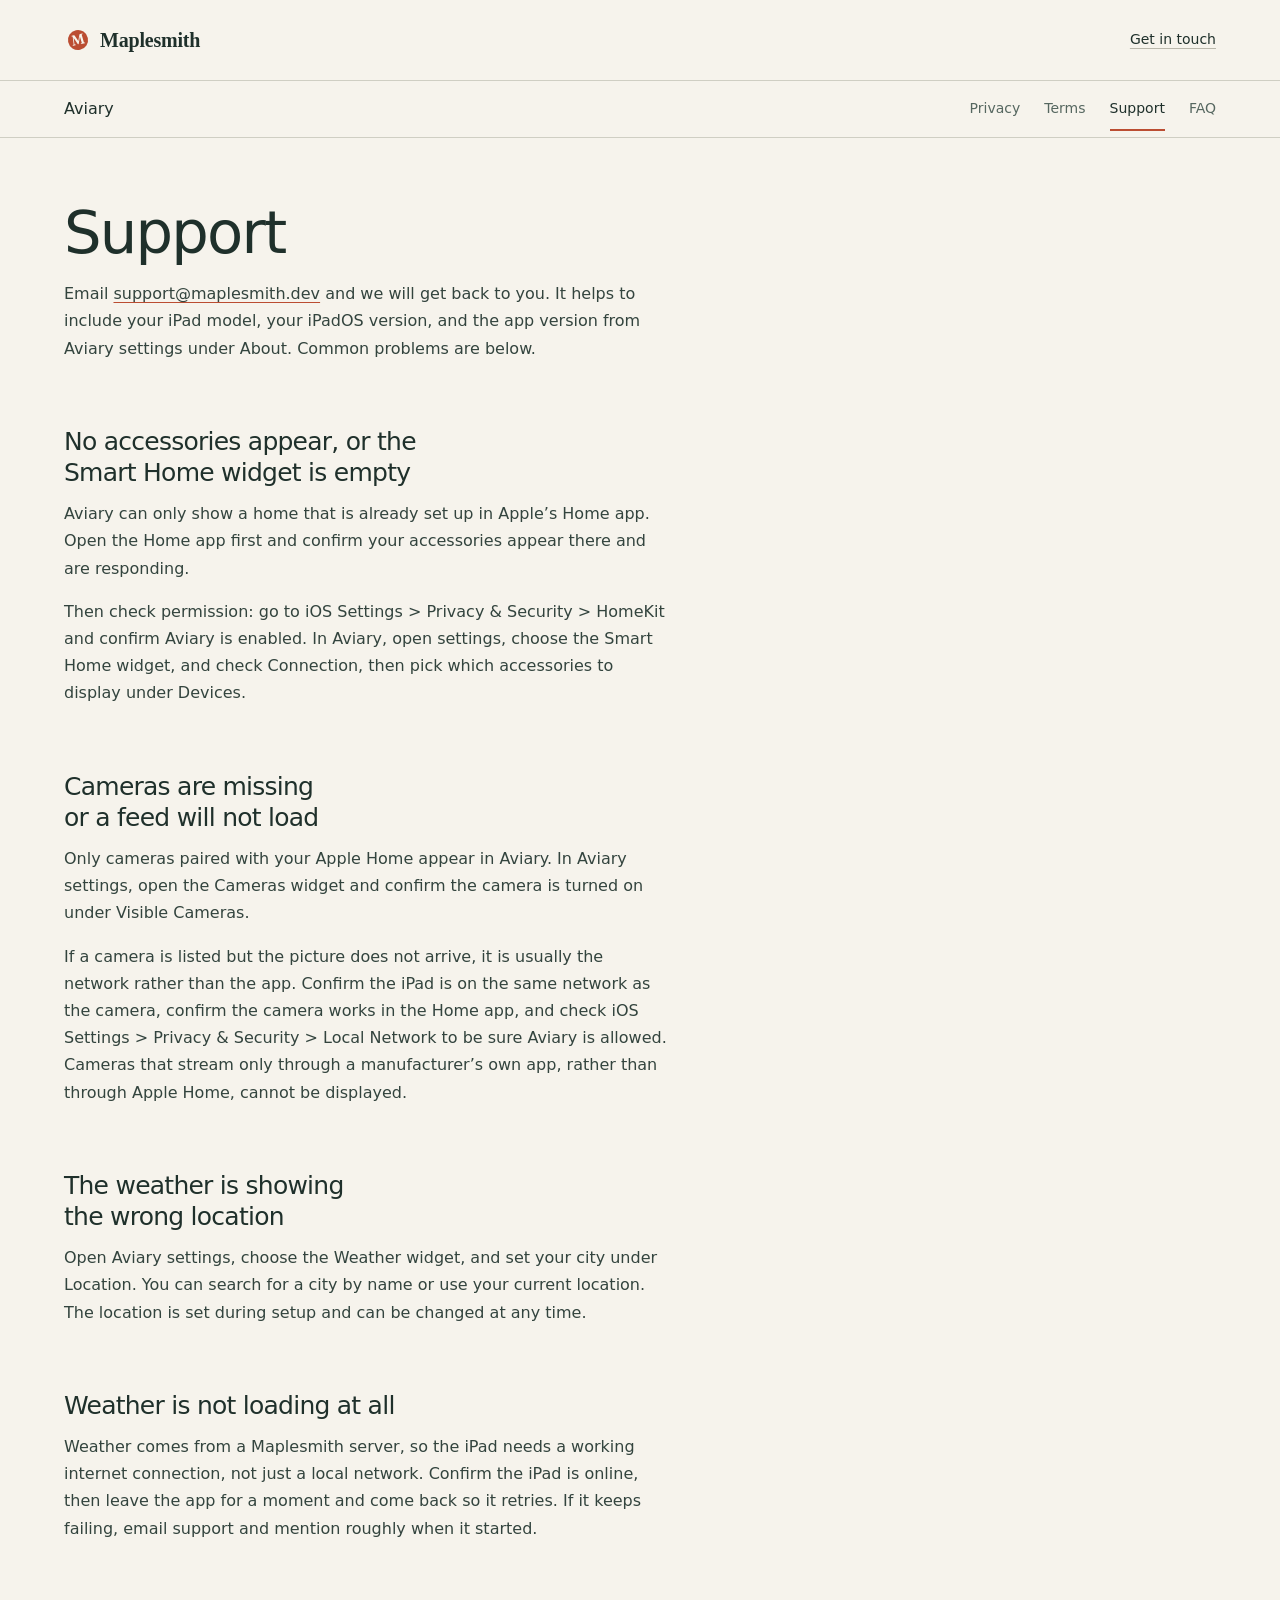
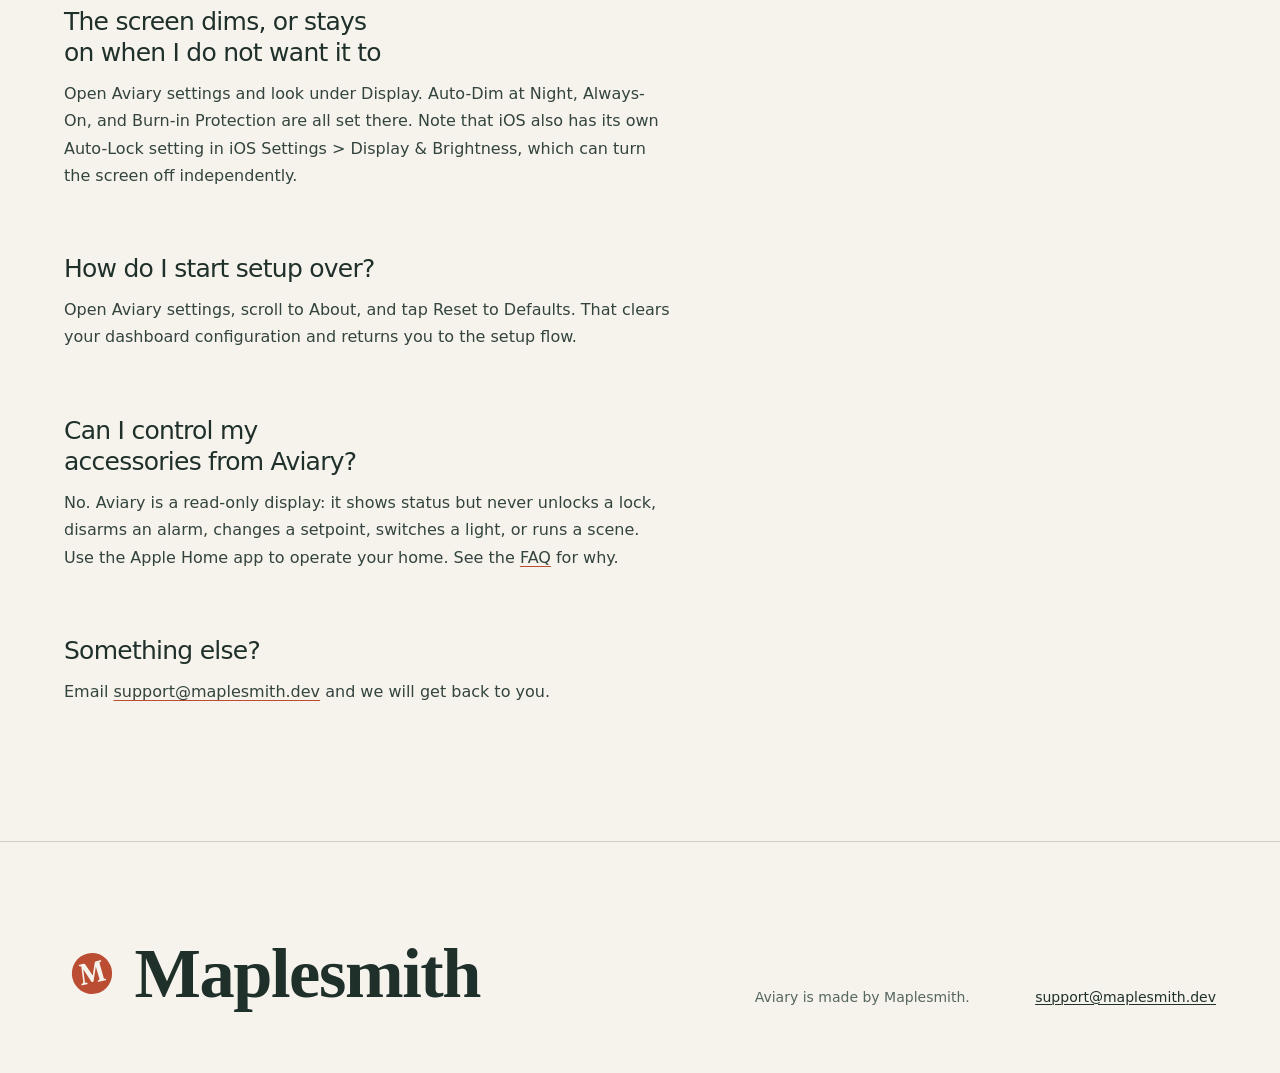
<file: aviary/support/index.html>
<!doctype html>
<html lang="en">
  <head>
    <meta charset="UTF-8" />
    <meta name="viewport" content="width=device-width, initial-scale=1.0" />
    <meta name="description" content="Support for Aviary, a smart home dashboard app for iPad." />
    <meta name="theme-color" content="#f6f3ec" />
    <title>Aviary support - Maplesmith</title>
    <link rel="icon" href="../../assets/maplesmith-mark.svg" type="image/svg+xml" />
    <link rel="alternate icon" href="../../assets/favicon-32.png" type="image/png" sizes="32x32" />
    <link rel="apple-touch-icon" href="../../assets/maplesmith-mark-avatar-180.png" />
    <link rel="preconnect" href="https://api.fontshare.com" crossorigin />
    <link rel="preconnect" href="https://cdn.fontshare.com" crossorigin />
    <link
      href="https://api.fontshare.com/v2/css?f[]=satoshi@400,500,700&amp;f[]=gambetta@600&amp;display=swap"
      rel="stylesheet"
    />
    <link rel="stylesheet" href="../../styles.css" />
  </head>
  <body>
    <header class="masthead">
      <nav class="container" aria-label="Primary navigation">
        <a class="wordmark" href="../../" aria-label="Maplesmith home">
          <img class="mark" src="../../assets/maplesmith-mark.svg" alt="" />
          <span>Maplesmith</span>
        </a>
        <a class="nav-link" href="mailto:hello@maplesmith.dev">Get in touch</a>
      </nav>
    </header>
    <div class="section-head">
      <div class="section-heading container">
        <p class="section-label"><a href="../">Aviary</a></p>
        <span class="rule" aria-hidden="true"></span>
        <nav class="section-nav" aria-label="Aviary pages">
          <a href="../privacy/">Privacy</a>
          <a href="../terms/">Terms</a>
          <a href="../support/" aria-current="page">Support</a>
          <a href="../faq/">FAQ</a>
        </nav>
      </div>
    </div>
    <main class="container">
      <article class="doc">
        <header>
          <h1>Support</h1>
        </header>

        <p>
          Email <a href="mailto:support@maplesmith.dev">support@maplesmith.dev</a> and we will get
          back to you. It helps to include your iPad model, your iPadOS version, and the app version
          from Aviary settings under About. Common problems are below.
        </p>

        <h2>No accessories appear, or the Smart Home widget is empty</h2>
        <p>
          Aviary can only show a home that is already set up in Apple&rsquo;s Home app. Open the
          Home app first and confirm your accessories appear there and are responding.
        </p>
        <p>
          Then check permission: go to iOS Settings &gt; Privacy &amp; Security &gt; HomeKit and
          confirm Aviary is enabled. In Aviary, open settings, choose the Smart Home widget, and
          check Connection, then pick which accessories to display under Devices.
        </p>

        <h2>Cameras are missing or a feed will not load</h2>
        <p>
          Only cameras paired with your Apple Home appear in Aviary. In Aviary settings, open the
          Cameras widget and confirm the camera is turned on under Visible Cameras.
        </p>
        <p>
          If a camera is listed but the picture does not arrive, it is usually the network rather
          than the app. Confirm the iPad is on the same network as the camera, confirm the camera
          works in the Home app, and check iOS Settings &gt; Privacy &amp; Security &gt; Local
          Network to be sure Aviary is allowed. Cameras that stream only through a
          manufacturer&rsquo;s own app, rather than through Apple Home, cannot be displayed.
        </p>

        <h2>The weather is showing the wrong location</h2>
        <p>
          Open Aviary settings, choose the Weather widget, and set your city under Location. You can
          search for a city by name or use your current location. The location is set during setup
          and can be changed at any time.
        </p>

        <h2>Weather is not loading at all</h2>
        <p>
          Weather comes from a Maplesmith server, so the iPad needs a working internet connection,
          not just a local network. Confirm the iPad is online, then leave the app for a moment and
          come back so it retries. If it keeps failing, email support and mention roughly when it
          started.
        </p>

        <h2>The screen dims, or stays on when I do not want it to</h2>
        <p>
          Open Aviary settings and look under Display. Auto-Dim at Night, Always-On, and Burn-in
          Protection are all set there. Note that iOS also has its own Auto-Lock setting in iOS
          Settings &gt; Display &amp; Brightness, which can turn the screen off independently.
        </p>

        <h2>How do I start setup over?</h2>
        <p>
          Open Aviary settings, scroll to About, and tap Reset to Defaults. That clears your
          dashboard configuration and returns you to the setup flow.
        </p>

        <h2>Can I control my accessories from Aviary?</h2>
        <p>
          No. Aviary is a read-only display: it shows status but never unlocks a lock, disarms an
          alarm, changes a setpoint, switches a light, or runs a scene. Use the Apple Home app to
          operate your home. See the <a href="../faq/">FAQ</a> for why.
        </p>

        <h2>Something else?</h2>
        <p>
          Email <a href="mailto:support@maplesmith.dev">support@maplesmith.dev</a> and we will get
          back to you.
        </p>
      </article>
    </main>

    <footer class="site-footer">
      <div class="container">
        <a class="wordmark" href="../../">
          <img class="mark" src="../../assets/maplesmith-mark.svg" alt="" />
          <span>Maplesmith</span>
        </a>
        <p>Aviary is made by Maplesmith.</p>
        <a href="mailto:support@maplesmith.dev">support@maplesmith.dev</a>
      </div>
    </footer>
  </body>
</html>
</file>
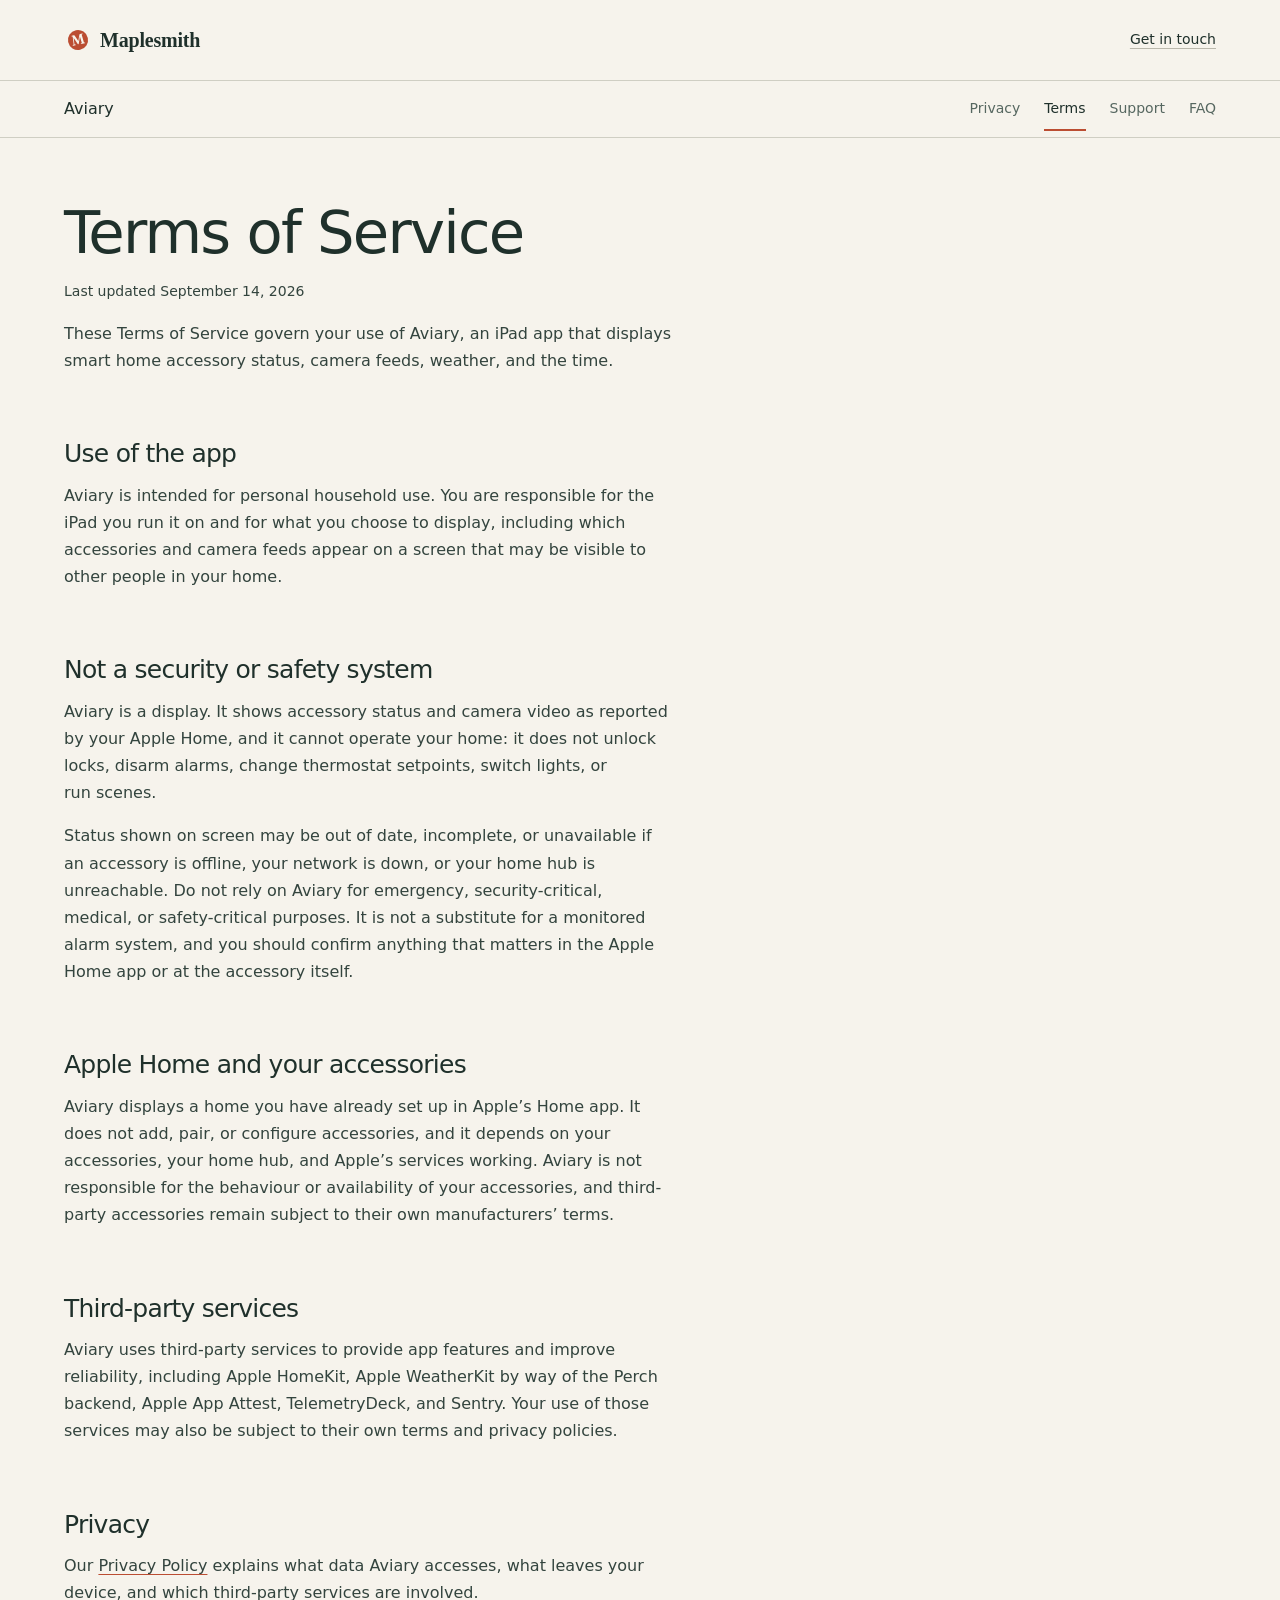
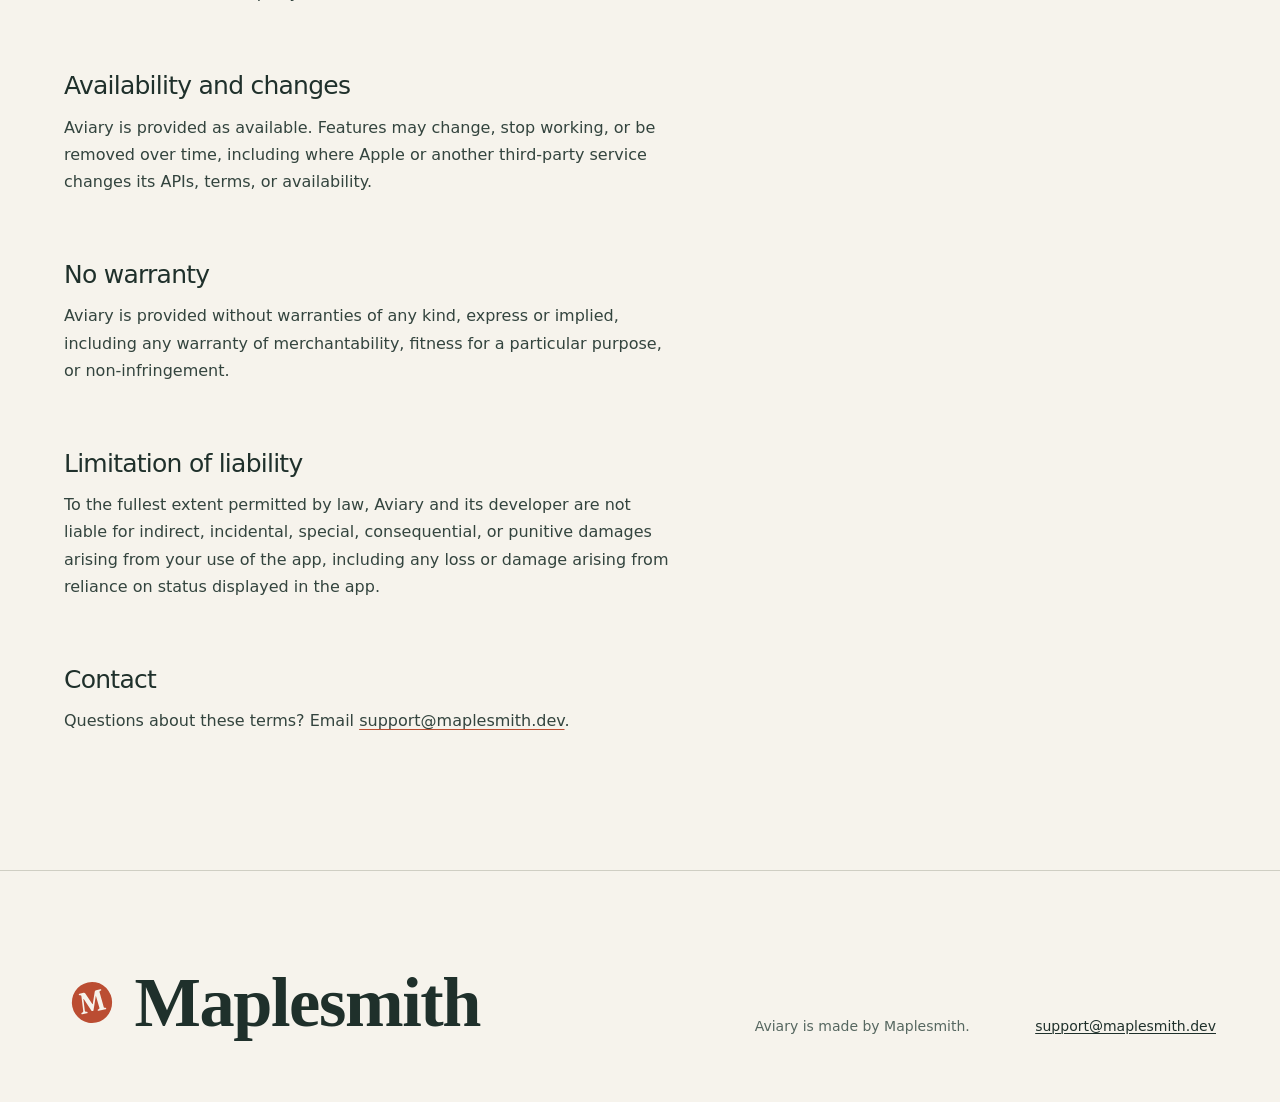
<file: aviary/terms/index.html>
<!doctype html>
<html lang="en">
  <head>
    <meta charset="UTF-8" />
    <meta name="viewport" content="width=device-width, initial-scale=1.0" />
    <meta
      name="description"
      content="Terms of service for Aviary, a smart home dashboard app for iPad."
    />
    <meta name="theme-color" content="#f6f3ec" />
    <title>Aviary terms of service - Maplesmith</title>
    <link rel="icon" href="../../assets/maplesmith-mark.svg" type="image/svg+xml" />
    <link rel="alternate icon" href="../../assets/favicon-32.png" type="image/png" sizes="32x32" />
    <link rel="apple-touch-icon" href="../../assets/maplesmith-mark-avatar-180.png" />
    <link rel="preconnect" href="https://api.fontshare.com" crossorigin />
    <link rel="preconnect" href="https://cdn.fontshare.com" crossorigin />
    <link
      href="https://api.fontshare.com/v2/css?f[]=satoshi@400,500,700&amp;f[]=gambetta@600&amp;display=swap"
      rel="stylesheet"
    />
    <link rel="stylesheet" href="../../styles.css" />
  </head>
  <body>
    <header class="masthead">
      <nav class="container" aria-label="Primary navigation">
        <a class="wordmark" href="../../" aria-label="Maplesmith home">
          <img class="mark" src="../../assets/maplesmith-mark.svg" alt="" />
          <span>Maplesmith</span>
        </a>
        <a class="nav-link" href="mailto:hello@maplesmith.dev">Get in touch</a>
      </nav>
    </header>
    <div class="section-head">
      <div class="section-heading container">
        <p class="section-label"><a href="../">Aviary</a></p>
        <span class="rule" aria-hidden="true"></span>
        <nav class="section-nav" aria-label="Aviary pages">
          <a href="../privacy/">Privacy</a>
          <a href="../terms/" aria-current="page">Terms</a>
          <a href="../support/">Support</a>
          <a href="../faq/">FAQ</a>
        </nav>
      </div>
    </div>
    <main class="container">
      <article class="doc">
        <header>
          <h1>Terms of Service</h1>
          <p class="doc-meta">Last updated September 14, 2026</p>
        </header>

        <p>
          These Terms of Service govern your use of Aviary, an iPad app that displays smart home
          accessory status, camera feeds, weather, and the time.
        </p>

        <h2>Use of the app</h2>
        <p>
          Aviary is intended for personal household use. You are responsible for the iPad you run it
          on and for what you choose to display, including which accessories and camera feeds appear
          on a screen that may be visible to other people in your home.
        </p>

        <h2>Not a security or safety system</h2>
        <p>
          Aviary is a display. It shows accessory status and camera video as reported by your Apple
          Home, and it cannot operate your home: it does not unlock locks, disarm alarms, change
          thermostat setpoints, switch lights, or run scenes.
        </p>
        <p>
          Status shown on screen may be out of date, incomplete, or unavailable if an accessory is
          offline, your network is down, or your home hub is unreachable. Do not rely on Aviary for
          emergency, security-critical, medical, or safety-critical purposes. It is not a substitute
          for a monitored alarm system, and you should confirm anything that matters in the Apple
          Home app or at the accessory itself.
        </p>

        <h2>Apple Home and your accessories</h2>
        <p>
          Aviary displays a home you have already set up in Apple&rsquo;s Home app. It does not add,
          pair, or configure accessories, and it depends on your accessories, your home hub, and
          Apple&rsquo;s services working. Aviary is not responsible for the behaviour or
          availability of your accessories, and third-party accessories remain subject to their own
          manufacturers&rsquo; terms.
        </p>

        <h2>Third-party services</h2>
        <p>
          Aviary uses third-party services to provide app features and improve reliability,
          including Apple HomeKit, Apple WeatherKit by way of the Perch backend, Apple App Attest,
          TelemetryDeck, and Sentry. Your use of those services may also be subject to their own
          terms and privacy policies.
        </p>

        <h2>Privacy</h2>
        <p>
          Our <a href="../privacy/">Privacy Policy</a> explains what data Aviary accesses, what
          leaves your device, and which third-party services are involved.
        </p>

        <h2>Availability and changes</h2>
        <p>
          Aviary is provided as available. Features may change, stop working, or be removed over
          time, including where Apple or another third-party service changes its APIs, terms, or
          availability.
        </p>

        <h2>No warranty</h2>
        <p>
          Aviary is provided without warranties of any kind, express or implied, including any
          warranty of merchantability, fitness for a particular purpose, or non-infringement.
        </p>

        <h2>Limitation of liability</h2>
        <p>
          To the fullest extent permitted by law, Aviary and its developer are not liable for
          indirect, incidental, special, consequential, or punitive damages arising from your use of
          the app, including any loss or damage arising from reliance on status displayed in the
          app.
        </p>

        <h2>Contact</h2>
        <p>
          Questions about these terms? Email
          <a href="mailto:support@maplesmith.dev">support@maplesmith.dev</a>.
        </p>
      </article>
    </main>

    <footer class="site-footer">
      <div class="container">
        <a class="wordmark" href="../../">
          <img class="mark" src="../../assets/maplesmith-mark.svg" alt="" />
          <span>Maplesmith</span>
        </a>
        <p>Aviary is made by Maplesmith.</p>
        <a href="mailto:support@maplesmith.dev">support@maplesmith.dev</a>
      </div>
    </footer>
  </body>
</html>
</file>
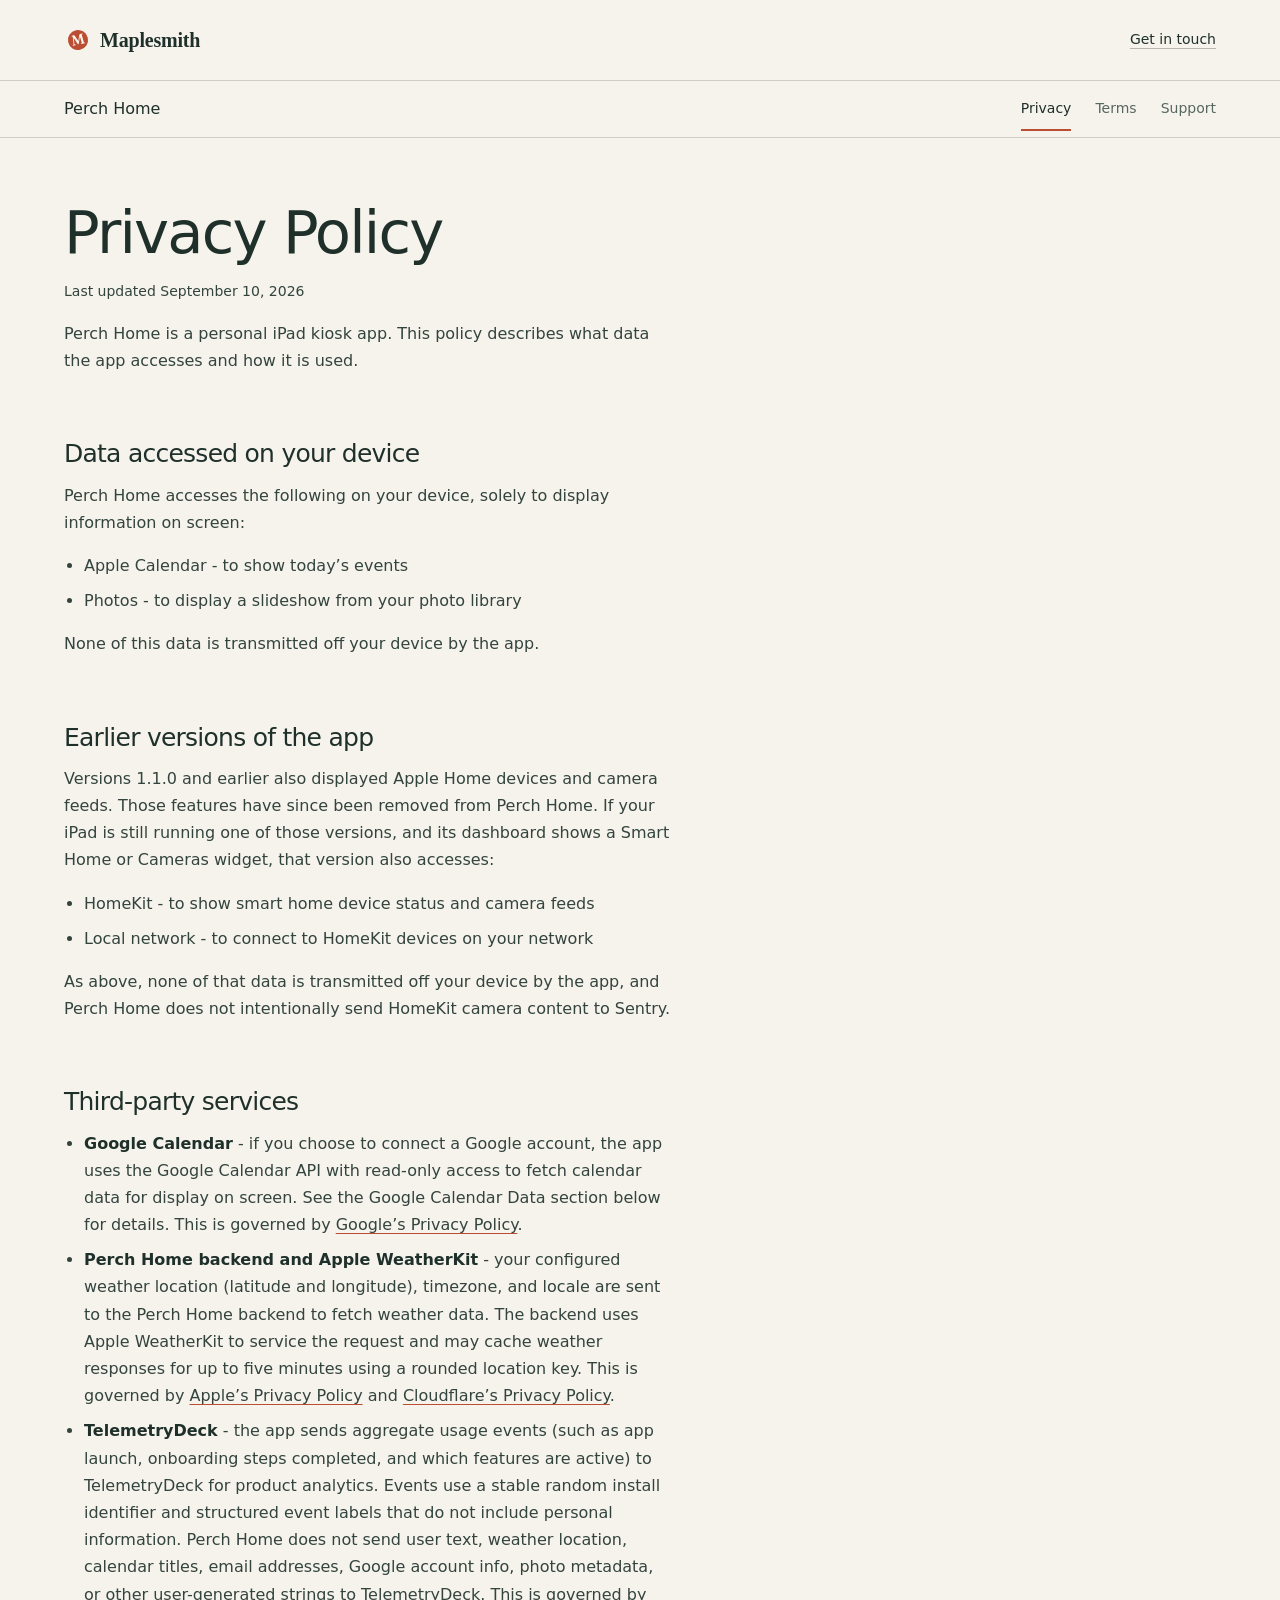
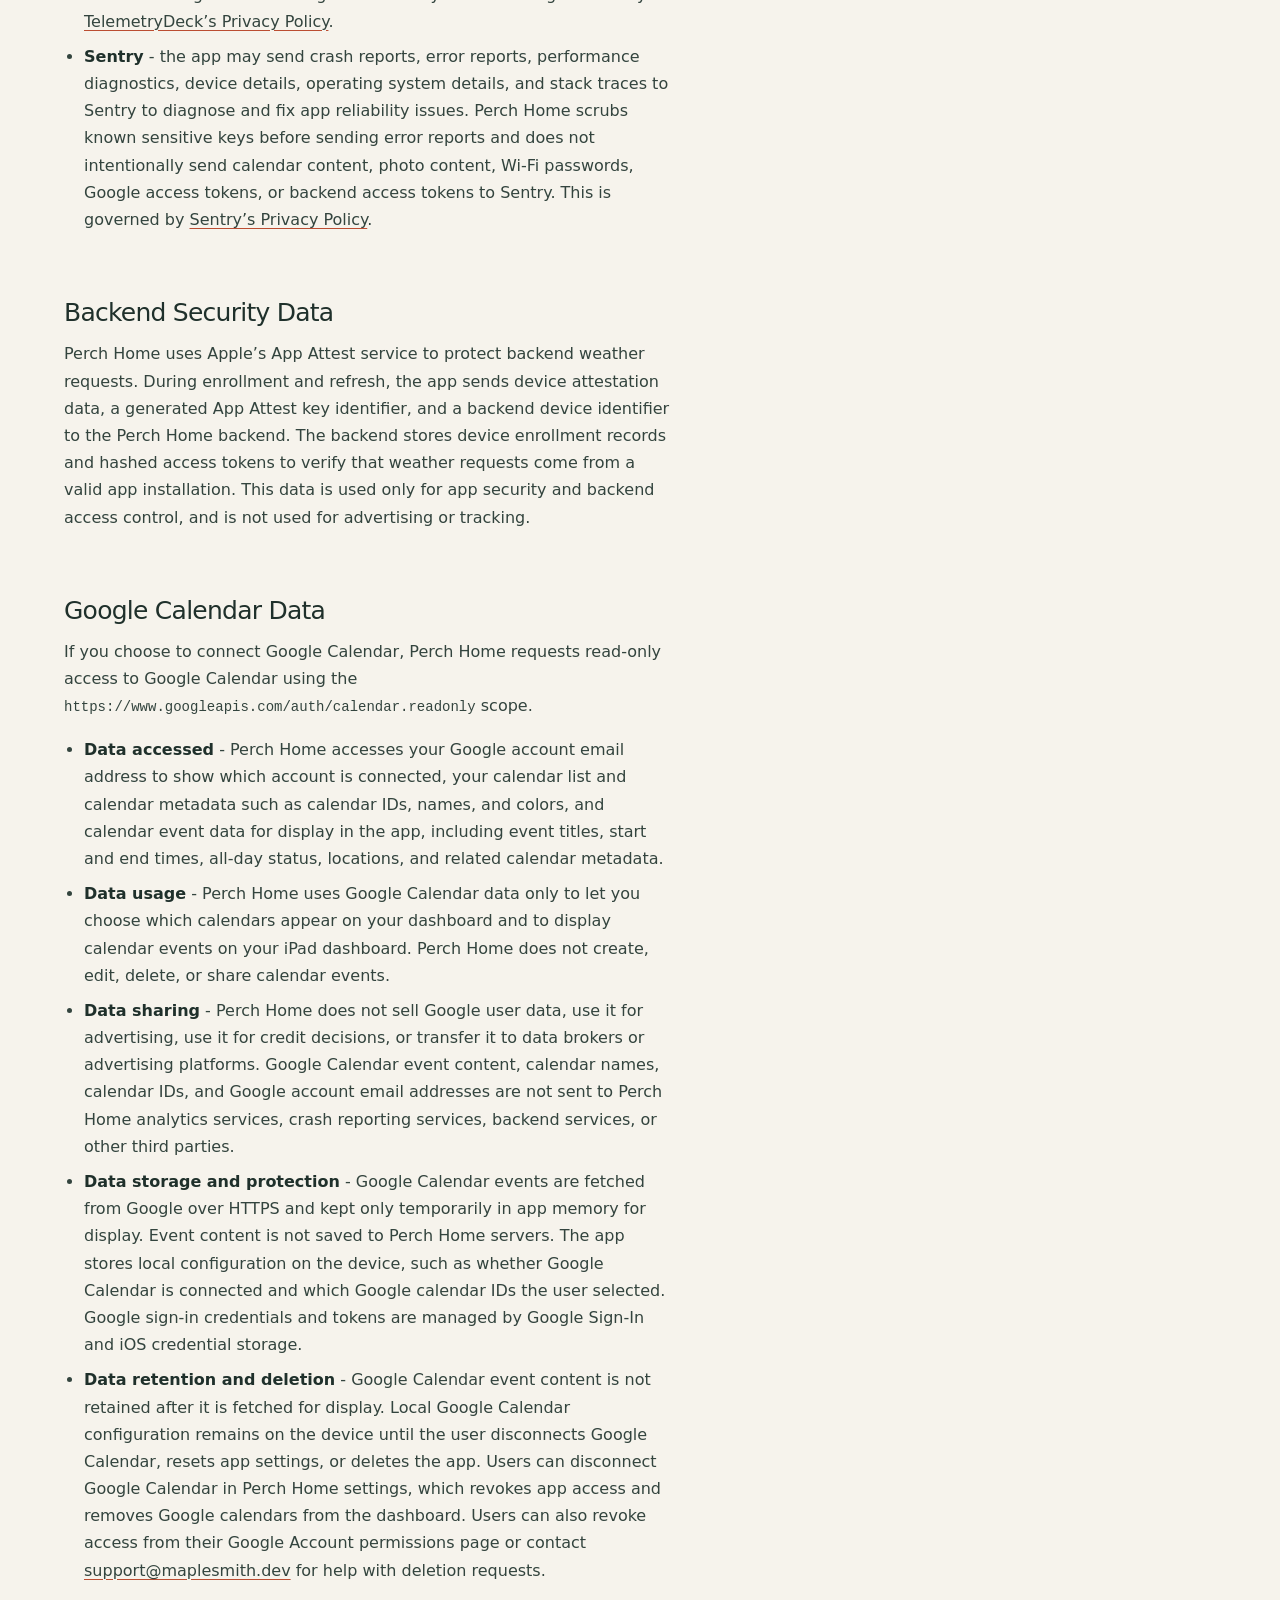
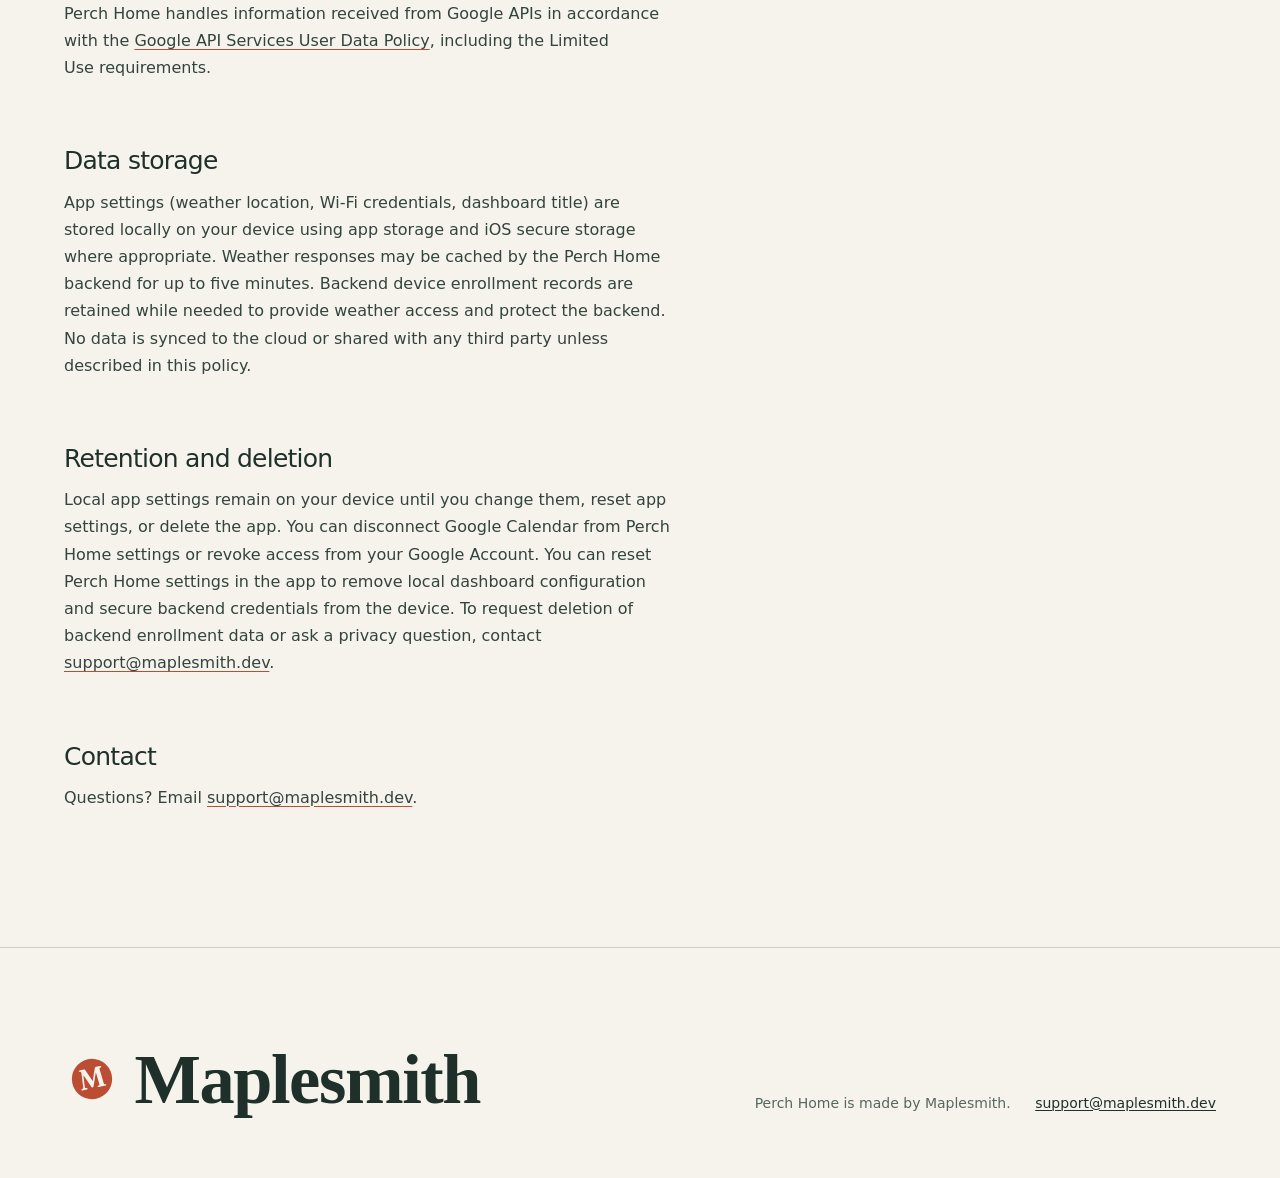
<file: perch-home/privacy/index.html>
<!doctype html>
<html lang="en">
  <head>
    <meta charset="UTF-8" />
    <meta name="viewport" content="width=device-width, initial-scale=1.0" />
    <meta name="description" content="Privacy policy for Perch Home, a home dashboard app for iPad." />
    <meta name="theme-color" content="#f6f3ec" />
    <title>Perch Home privacy policy - Maplesmith</title>
    <link rel="icon" href="../../assets/maplesmith-mark.svg" type="image/svg+xml" />
    <link rel="alternate icon" href="../../assets/favicon-32.png" type="image/png" sizes="32x32" />
    <link rel="apple-touch-icon" href="../../assets/maplesmith-mark-avatar-180.png" />
    <link rel="preconnect" href="https://api.fontshare.com" crossorigin />
    <link rel="preconnect" href="https://cdn.fontshare.com" crossorigin />
    <link
      href="https://api.fontshare.com/v2/css?f[]=satoshi@400,500,700&amp;f[]=gambetta@600&amp;display=swap"
      rel="stylesheet"
    />
    <link rel="stylesheet" href="../../styles.css" />
  </head>
  <body>
    <header class="masthead">
      <nav class="container" aria-label="Primary navigation">
        <a class="wordmark" href="../../" aria-label="Maplesmith home">
          <img class="mark" src="../../assets/maplesmith-mark.svg" alt="" />
          <span>Maplesmith</span>
        </a>
        <a class="nav-link" href="mailto:hello@maplesmith.dev">Get in touch</a>
      </nav>
    </header>
    <div class="section-head">
      <div class="section-heading container">
        <p class="section-label"><a href="../">Perch Home</a></p>
        <span class="rule" aria-hidden="true"></span>
        <nav class="section-nav" aria-label="Perch Home pages">
          <a href="../privacy/" aria-current="page">Privacy</a>
          <a href="../terms/">Terms</a>
          <a href="../support/">Support</a>
        </nav>
      </div>
    </div>
    <main class="container">
      <article class="doc">
        <header>
          <h1>Privacy Policy</h1>
          <p class="doc-meta">Last updated September 10, 2026</p>
        </header>

        <p>
          Perch Home is a personal iPad kiosk app. This policy describes what data the app accesses
          and how it is used.
        </p>

        <h2>Data accessed on your device</h2>
        <p>
          Perch Home accesses the following on your device, solely to display information on screen:
        </p>
        <ul>
          <li>Apple Calendar - to show today&rsquo;s events</li>
          <li>Photos - to display a slideshow from your photo library</li>
        </ul>
        <p>None of this data is transmitted off your device by the app.</p>

        <h2>Earlier versions of the app</h2>
        <p>
          Versions 1.1.0 and earlier also displayed Apple Home devices and camera feeds. Those
          features have since been removed from Perch Home. If your iPad is still running one of
          those versions, and its dashboard shows a Smart Home or Cameras widget, that version
          also accesses:
        </p>
        <ul>
          <li>HomeKit - to show smart home device status and camera feeds</li>
          <li>Local network - to connect to HomeKit devices on your network</li>
        </ul>
        <p>
          As above, none of that data is transmitted off your device by the app, and Perch Home
          does not intentionally send HomeKit camera content to Sentry.
        </p>

        <h2>Third-party services</h2>
        <ul>
          <li>
            <strong>Google Calendar</strong> - if you choose to connect a Google account, the app
            uses the Google Calendar API with read-only access to fetch calendar data for display on
            screen. See the Google Calendar Data section below for details. This is governed by
            <a href="https://policies.google.com/privacy" target="_blank" rel="noreferrer"
              >Google&rsquo;s Privacy Policy</a
            >.
          </li>
          <li>
            <strong>Perch Home backend and Apple WeatherKit</strong> - your configured weather
            location (latitude and longitude), timezone, and locale are sent to the Perch Home
            backend to fetch weather data. The backend uses Apple WeatherKit to service the request
            and may cache weather responses for up to five minutes using a rounded location key.
            This is governed by
            <a href="https://www.apple.com/legal/privacy/" target="_blank" rel="noreferrer"
              >Apple&rsquo;s Privacy Policy</a
            >
            and
            <a href="https://www.cloudflare.com/privacypolicy/" target="_blank" rel="noreferrer"
              >Cloudflare&rsquo;s Privacy Policy</a
            >.
          </li>
          <li>
            <strong>TelemetryDeck</strong> - the app sends aggregate usage events (such as app
            launch, onboarding steps completed, and which features are active) to TelemetryDeck for
            product analytics. Events use a stable random install identifier and structured event
            labels that do not include personal information. Perch Home does not send user text,
            weather location, calendar titles, email addresses, Google account info, photo metadata,
            or other user-generated strings to TelemetryDeck. This is governed by
            <a href="https://telemetrydeck.com/privacy/" target="_blank" rel="noreferrer"
              >TelemetryDeck&rsquo;s Privacy Policy</a
            >.
          </li>
          <li>
            <strong>Sentry</strong> - the app may send crash reports, error reports, performance
            diagnostics, device details, operating system details, and stack traces to Sentry to
            diagnose and fix app reliability issues. Perch Home scrubs known sensitive keys before
            sending error reports and does not intentionally send calendar content, photo content,
            Wi-Fi passwords, Google access tokens, or backend access tokens to Sentry. This is
            governed by
            <a href="https://sentry.io/privacy/" target="_blank" rel="noreferrer"
              >Sentry&rsquo;s Privacy Policy</a
            >.
          </li>
        </ul>

        <h2>Backend Security Data</h2>
        <p>
          Perch Home uses Apple&rsquo;s App Attest service to protect backend weather requests.
          During enrollment and refresh, the app sends device attestation data, a generated App
          Attest key identifier, and a backend device identifier to the Perch Home backend. The
          backend stores device enrollment records and hashed access tokens to verify that weather
          requests come from a valid app installation. This data is used only for app security and
          backend access control, and is not used for advertising or tracking.
        </p>

        <h2>Google Calendar Data</h2>
        <p>
          If you choose to connect Google Calendar, Perch Home requests read-only access to Google
          Calendar using the <code>https://www.googleapis.com/auth/calendar.readonly</code> scope.
        </p>
        <ul>
          <li>
            <strong>Data accessed</strong> - Perch Home accesses your Google account email address
            to show which account is connected, your calendar list and calendar metadata such as
            calendar IDs, names, and colors, and calendar event data for display in the app,
            including event titles, start and end times, all-day status, locations, and related
            calendar metadata.
          </li>
          <li>
            <strong>Data usage</strong> - Perch Home uses Google Calendar data only to let you
            choose which calendars appear on your dashboard and to display calendar events on your
            iPad dashboard. Perch Home does not create, edit, delete, or share calendar events.
          </li>
          <li>
            <strong>Data sharing</strong> - Perch Home does not sell Google user data, use it for
            advertising, use it for credit decisions, or transfer it to data brokers or advertising
            platforms. Google Calendar event content, calendar names, calendar IDs, and Google
            account email addresses are not sent to Perch Home analytics services, crash reporting
            services, backend services, or other third parties.
          </li>
          <li>
            <strong>Data storage and protection</strong> - Google Calendar events are fetched from
            Google over HTTPS and kept only temporarily in app memory for display. Event content is
            not saved to Perch Home servers. The app stores local configuration on the device, such
            as whether Google Calendar is connected and which Google calendar IDs the user selected.
            Google sign-in credentials and tokens are managed by Google Sign-In and iOS credential
            storage.
          </li>
          <li>
            <strong>Data retention and deletion</strong> - Google Calendar event content is not
            retained after it is fetched for display. Local Google Calendar configuration remains on
            the device until the user disconnects Google Calendar, resets app settings, or deletes
            the app. Users can disconnect Google Calendar in Perch Home settings, which revokes app
            access and removes Google calendars from the dashboard. Users can also revoke access
            from their Google Account permissions page or contact
            <a href="mailto:support@maplesmith.dev">support@maplesmith.dev</a> for help with
            deletion requests.
          </li>
        </ul>
        <p>
          Perch Home handles information received from Google APIs in accordance with the
          <a
            href="https://developers.google.com/terms/api-services-user-data-policy"
            target="_blank"
            rel="noreferrer"
            >Google API Services User Data Policy</a
          >, including the Limited Use requirements.
        </p>

        <h2>Data storage</h2>
        <p>
          App settings (weather location, Wi-Fi credentials, dashboard title) are stored locally on
          your device using app storage and iOS secure storage where appropriate. Weather responses
          may be cached by the Perch Home backend for up to five minutes. Backend device enrollment
          records are retained while needed to provide weather access and protect the backend. No
          data is synced to the cloud or shared with any third party unless described in this
          policy.
        </p>

        <h2>Retention and deletion</h2>
        <p>
          Local app settings remain on your device until you change them, reset app settings, or
          delete the app. You can disconnect Google Calendar from Perch Home settings or revoke
          access from your Google Account. You can reset Perch Home settings in the app to remove
          local dashboard configuration and secure backend credentials from the device. To request
          deletion of backend enrollment data or ask a privacy question, contact
          <a href="mailto:support@maplesmith.dev">support@maplesmith.dev</a>.
        </p>

        <h2>Contact</h2>
        <p>
          Questions? Email <a href="mailto:support@maplesmith.dev">support@maplesmith.dev</a>.
        </p>
      </article>
    </main>

    <footer class="site-footer">
      <div class="container">
        <a class="wordmark" href="../../">
          <img class="mark" src="../../assets/maplesmith-mark.svg" alt="" />
          <span>Maplesmith</span>
        </a>
        <p>Perch Home is made by Maplesmith.</p>
        <a href="mailto:support@maplesmith.dev">support@maplesmith.dev</a>
      </div>
    </footer>
  </body>
</html>
</file>
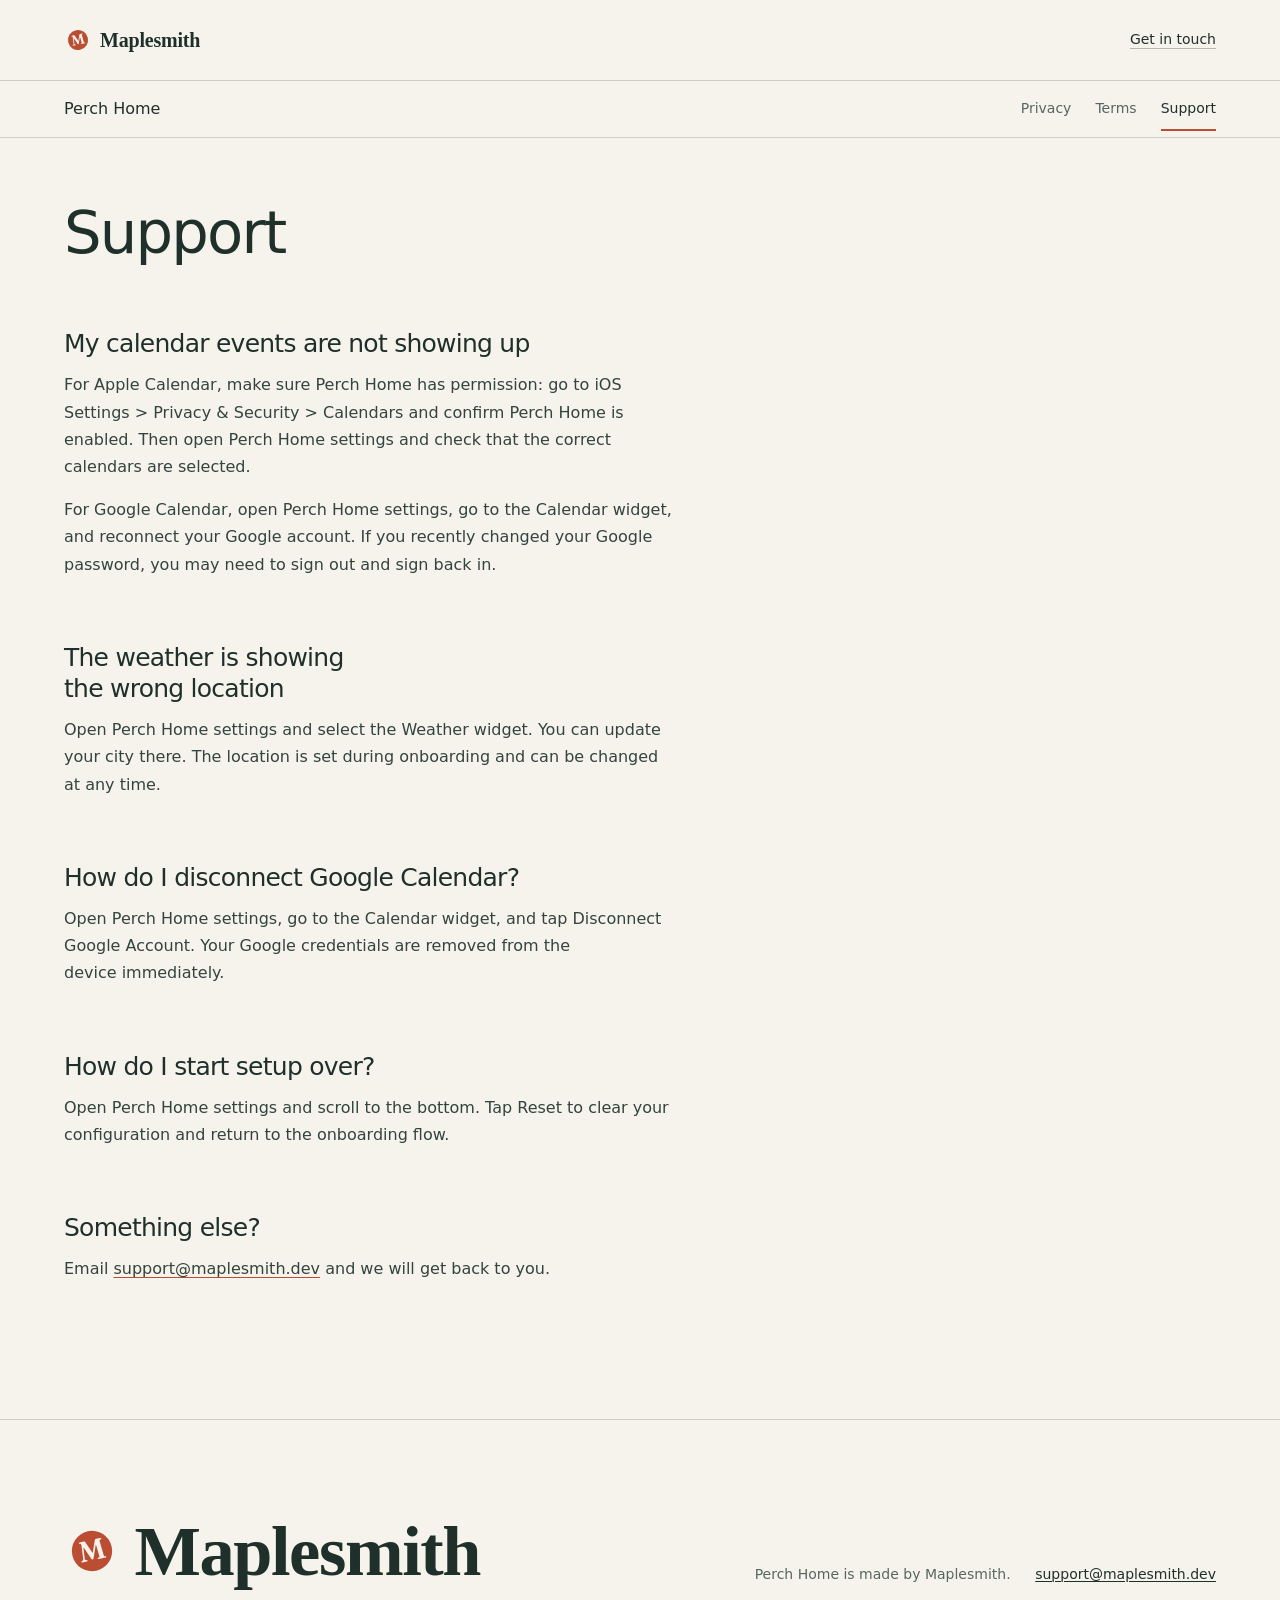
<file: perch-home/support/index.html>
<!doctype html>
<html lang="en">
  <head>
    <meta charset="UTF-8" />
    <meta name="viewport" content="width=device-width, initial-scale=1.0" />
    <meta name="description" content="Support and troubleshooting for Perch Home, a home dashboard app for iPad." />
    <meta name="theme-color" content="#f6f3ec" />
    <title>Perch Home support - Maplesmith</title>
    <link rel="icon" href="../../assets/maplesmith-mark.svg" type="image/svg+xml" />
    <link rel="alternate icon" href="../../assets/favicon-32.png" type="image/png" sizes="32x32" />
    <link rel="apple-touch-icon" href="../../assets/maplesmith-mark-avatar-180.png" />
    <link rel="preconnect" href="https://api.fontshare.com" crossorigin />
    <link rel="preconnect" href="https://cdn.fontshare.com" crossorigin />
    <link
      href="https://api.fontshare.com/v2/css?f[]=satoshi@400,500,700&amp;f[]=gambetta@600&amp;display=swap"
      rel="stylesheet"
    />
    <link rel="stylesheet" href="../../styles.css" />
  </head>
  <body>
    <header class="masthead">
      <nav class="container" aria-label="Primary navigation">
        <a class="wordmark" href="../../" aria-label="Maplesmith home">
          <img class="mark" src="../../assets/maplesmith-mark.svg" alt="" />
          <span>Maplesmith</span>
        </a>
        <a class="nav-link" href="mailto:hello@maplesmith.dev">Get in touch</a>
      </nav>
    </header>
    <div class="section-head">
      <div class="section-heading container">
        <p class="section-label"><a href="../">Perch Home</a></p>
        <span class="rule" aria-hidden="true"></span>
        <nav class="section-nav" aria-label="Perch Home pages">
          <a href="../privacy/">Privacy</a>
          <a href="../terms/">Terms</a>
          <a href="../support/" aria-current="page">Support</a>
        </nav>
      </div>
    </div>
    <main class="container">
      <article class="doc">
        <header>
          <h1>Support</h1>
        </header>

        <h2>My calendar events are not showing up</h2>
        <p>
          For Apple Calendar, make sure Perch Home has permission: go to iOS Settings &gt; Privacy
          &amp; Security &gt; Calendars and confirm Perch Home is enabled. Then open Perch Home
          settings and check that the correct calendars are selected.
        </p>
        <p>
          For Google Calendar, open Perch Home settings, go to the Calendar widget, and reconnect
          your Google account. If you recently changed your Google password, you may need to sign
          out and sign back in.
        </p>

        <h2>The weather is showing the wrong location</h2>
        <p>
          Open Perch Home settings and select the Weather widget. You can update your city there.
          The location is set during onboarding and can be changed at any time.
        </p>

        <h2>How do I disconnect Google Calendar?</h2>
        <p>
          Open Perch Home settings, go to the Calendar widget, and tap Disconnect Google Account.
          Your Google credentials are removed from the device immediately.
        </p>

        <h2>How do I start setup over?</h2>
        <p>
          Open Perch Home settings and scroll to the bottom. Tap Reset to clear your configuration
          and return to the onboarding flow.
        </p>

        <h2>Something else?</h2>
        <p>
          Email <a href="mailto:support@maplesmith.dev">support@maplesmith.dev</a> and we will get
          back to you.
        </p>
      </article>
    </main>

    <footer class="site-footer">
      <div class="container">
        <a class="wordmark" href="../../">
          <img class="mark" src="../../assets/maplesmith-mark.svg" alt="" />
          <span>Maplesmith</span>
        </a>
        <p>Perch Home is made by Maplesmith.</p>
        <a href="mailto:support@maplesmith.dev">support@maplesmith.dev</a>
      </div>
    </footer>
  </body>
</html>
</file>
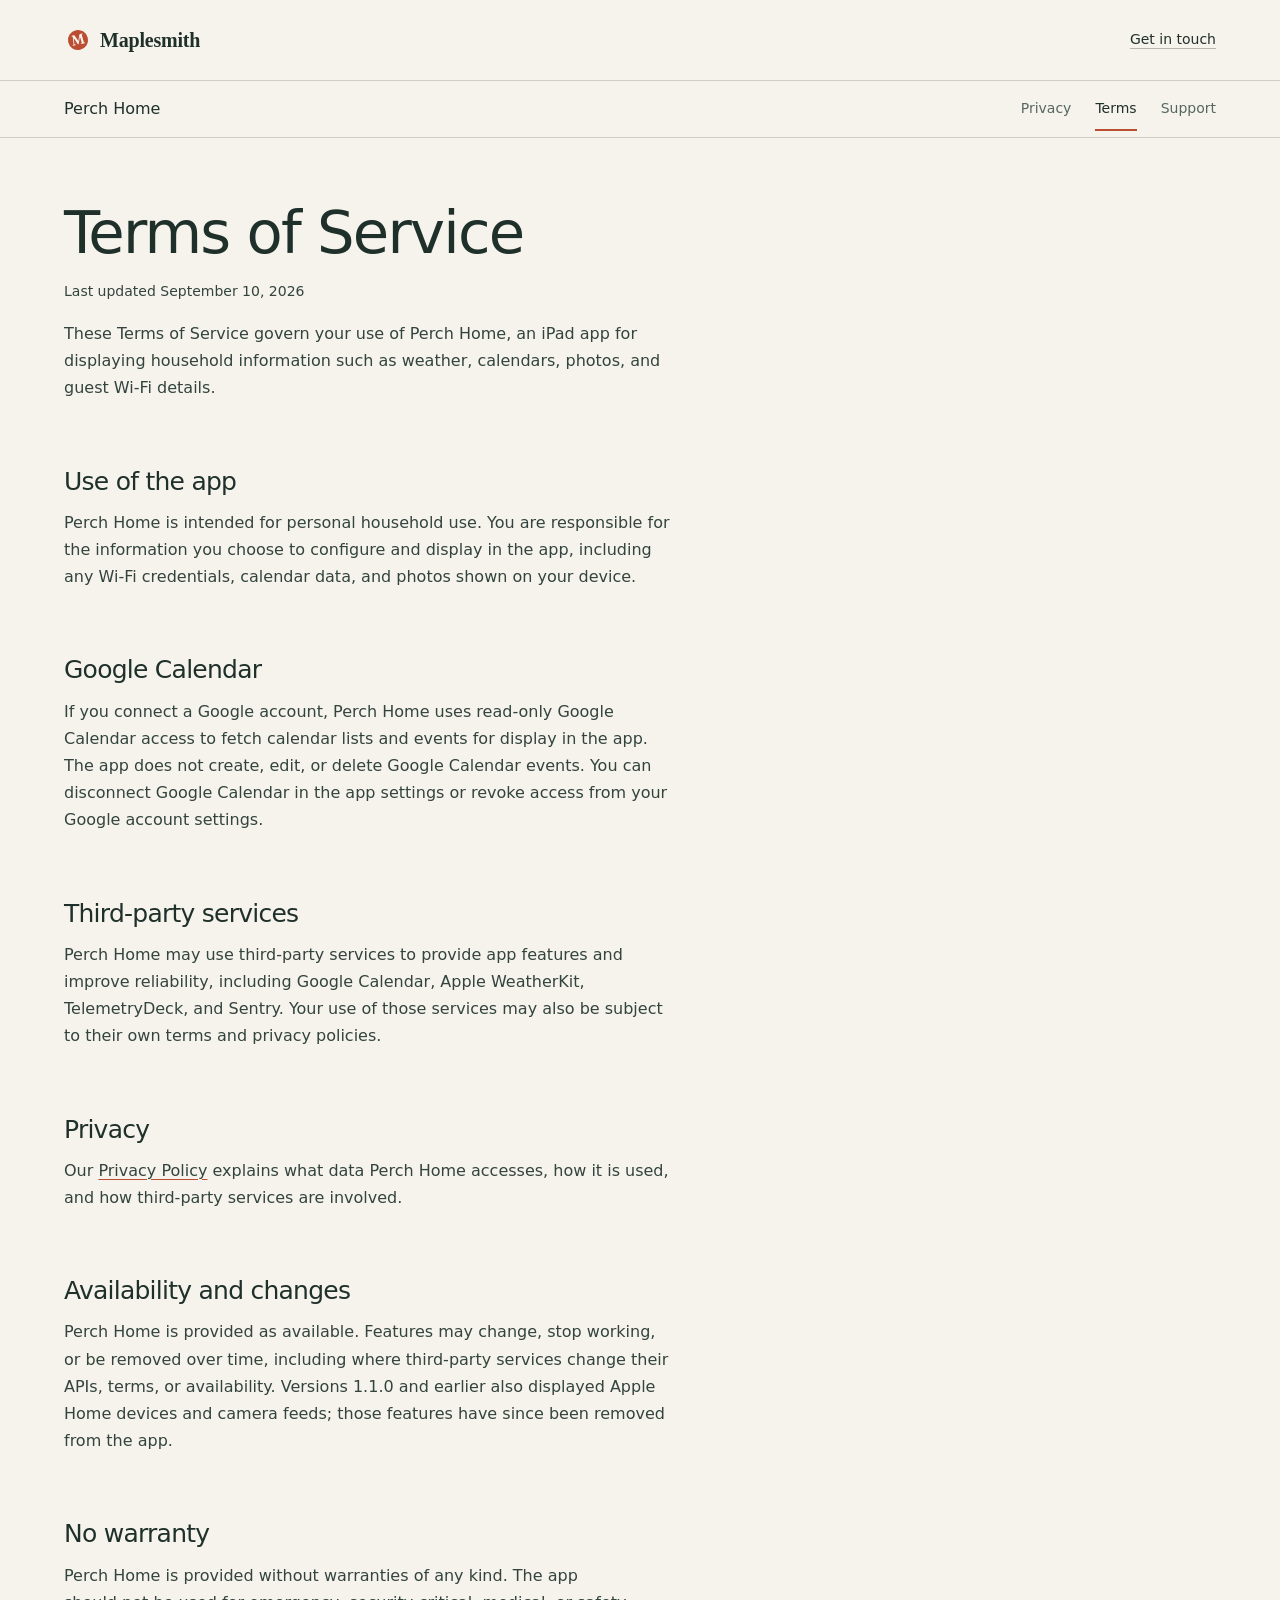
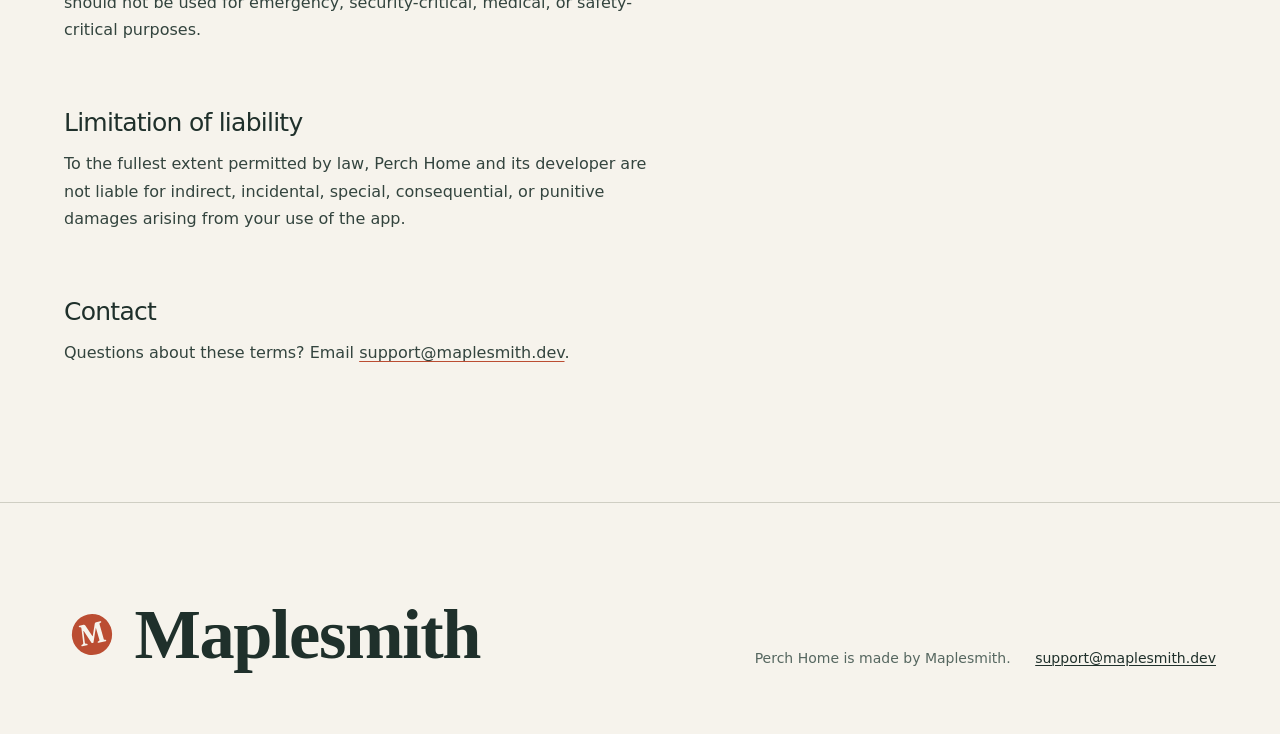
<file: perch-home/terms/index.html>
<!doctype html>
<html lang="en">
  <head>
    <meta charset="UTF-8" />
    <meta name="viewport" content="width=device-width, initial-scale=1.0" />
    <meta name="description" content="Terms of service for Perch Home, a home dashboard app for iPad." />
    <meta name="theme-color" content="#f6f3ec" />
    <title>Perch Home terms of service - Maplesmith</title>
    <link rel="icon" href="../../assets/maplesmith-mark.svg" type="image/svg+xml" />
    <link rel="alternate icon" href="../../assets/favicon-32.png" type="image/png" sizes="32x32" />
    <link rel="apple-touch-icon" href="../../assets/maplesmith-mark-avatar-180.png" />
    <link rel="preconnect" href="https://api.fontshare.com" crossorigin />
    <link rel="preconnect" href="https://cdn.fontshare.com" crossorigin />
    <link
      href="https://api.fontshare.com/v2/css?f[]=satoshi@400,500,700&amp;f[]=gambetta@600&amp;display=swap"
      rel="stylesheet"
    />
    <link rel="stylesheet" href="../../styles.css" />
  </head>
  <body>
    <header class="masthead">
      <nav class="container" aria-label="Primary navigation">
        <a class="wordmark" href="../../" aria-label="Maplesmith home">
          <img class="mark" src="../../assets/maplesmith-mark.svg" alt="" />
          <span>Maplesmith</span>
        </a>
        <a class="nav-link" href="mailto:hello@maplesmith.dev">Get in touch</a>
      </nav>
    </header>
    <div class="section-head">
      <div class="section-heading container">
        <p class="section-label"><a href="../">Perch Home</a></p>
        <span class="rule" aria-hidden="true"></span>
        <nav class="section-nav" aria-label="Perch Home pages">
          <a href="../privacy/">Privacy</a>
          <a href="../terms/" aria-current="page">Terms</a>
          <a href="../support/">Support</a>
        </nav>
      </div>
    </div>
    <main class="container">
      <article class="doc">
        <header>
          <h1>Terms of Service</h1>
          <p class="doc-meta">Last updated September 10, 2026</p>
        </header>

        <p>
          These Terms of Service govern your use of Perch Home, an iPad app for displaying household
          information such as weather, calendars, photos, and guest Wi-Fi details.
        </p>

        <h2>Use of the app</h2>
        <p>
          Perch Home is intended for personal household use. You are responsible for the information
          you choose to configure and display in the app, including any Wi-Fi credentials, calendar
          data, and photos shown on your device.
        </p>

        <h2>Google Calendar</h2>
        <p>
          If you connect a Google account, Perch Home uses read-only Google Calendar access to fetch
          calendar lists and events for display in the app. The app does not create, edit, or delete
          Google Calendar events. You can disconnect Google Calendar in the app settings or revoke
          access from your Google account settings.
        </p>

        <h2>Third-party services</h2>
        <p>
          Perch Home may use third-party services to provide app features and improve reliability,
          including Google Calendar, Apple WeatherKit, TelemetryDeck, and Sentry. Your use of those
          services may also be subject to their own terms and privacy policies.
        </p>

        <h2>Privacy</h2>
        <p>
          Our <a href="../privacy/">Privacy Policy</a> explains what data Perch Home accesses, how it
          is used, and how third-party services are involved.
        </p>

        <h2>Availability and changes</h2>
        <p>
          Perch Home is provided as available. Features may change, stop working, or be removed over
          time, including where third-party services change their APIs, terms, or availability.
          Versions 1.1.0 and earlier also displayed Apple Home devices and camera feeds; those
          features have since been removed from the app.
        </p>

        <h2>No warranty</h2>
        <p>
          Perch Home is provided without warranties of any kind. The app should not be used for
          emergency, security-critical, medical, or safety-critical purposes.
        </p>

        <h2>Limitation of liability</h2>
        <p>
          To the fullest extent permitted by law, Perch Home and its developer are not liable for
          indirect, incidental, special, consequential, or punitive damages arising from your use of
          the app.
        </p>

        <h2>Contact</h2>
        <p>
          Questions about these terms? Email
          <a href="mailto:support@maplesmith.dev">support@maplesmith.dev</a>.
        </p>
      </article>
    </main>

    <footer class="site-footer">
      <div class="container">
        <a class="wordmark" href="../../">
          <img class="mark" src="../../assets/maplesmith-mark.svg" alt="" />
          <span>Maplesmith</span>
        </a>
        <p>Perch Home is made by Maplesmith.</p>
        <a href="mailto:support@maplesmith.dev">support@maplesmith.dev</a>
      </div>
    </footer>
  </body>
</html>
</file>
<file: styles.css>
/* Hallmark · shape: Split Studio (/), Banner and Showcase (/perch-home/), Stage product page (/aviary/), Long Document (docs) · genre: editorial · theme: brand · redesign: full · draw: cc7d07, 1c250b, 7abcd0 (shapes swapped, see Picks)
 * paper: oklch(96.5% 0.010 87.5) · accent: oklch(56% 0.148 35) · display: Satoshi · body: Satoshi · wordmark: Gambetta · hero: Banner (/), Banner (/perch-home/), Stage (/aviary/), kept (docs) · nav: edge-aligned, wordmark and one link · footer: mast · signature: both apps' real iPad screens set large on the first screen
 * axes: light/geometric-sans/warm · posture: restrained · job: try · imagery: screenshots 6 (the owner's App Store captures) · contrast: pass · fold: pass · v2.0.0 */
/* Hallmark · reworded "Perch Home →" to "Perch Home", "Aviary →" to "Aviary" · 63 names the arrow glued to the head */
/* Hallmark · waive 77 · section.requirements-band is two dl rows and one App Store action · Aviary states exactly two requirements and a third row would invent one */
/* Hallmark · waive 79 · the document pages head an article with its title only · each privacy policy, terms and FAQ text runs straight on below its title, so the first screen is the document itself */
/* Hallmark · dismissed 77 · the studio home has two apps to show and the document pages are single legal texts; no section was added beyond the page's own content */
/* Hallmark · pre-emit critique: P4 H4 E4 S4 R5 V3 · weakest: V, the three landing pages share the split tile; each page leads differently (type banner, full-width screen, stage) */
@import url("./tokens.css");
@import url("./base.css");

html {
  scroll-behavior: smooth;
}

a:hover {
  text-decoration-color: var(--color-accent);
}


/* Chrome */

.masthead nav {
  display: flex;
  align-items: center;
  justify-content: space-between;
  min-height: 80px;
}

.wordmark {
  display: inline-flex;
  align-items: center;
  gap: var(--space-xs);
  color: var(--color-ink);
  font-family: var(--font-outlier);
  font-size: var(--text-lg);
  font-weight: 600;
  letter-spacing: -0.01em;
  text-decoration: none;
}

.mark {
  width: 28px;
  height: 28px;
  flex-shrink: 0;
}

.nav-link,
.cta,
.project-link {
  display: inline-flex;
  align-items: center;
  min-height: 44px;
  font-weight: 500;
  text-decoration: underline;
  text-decoration-color: var(--color-rule-2);
  text-underline-offset: 0.3em;
  transition: text-decoration-color var(--dur-short) var(--ease-out);
}

.nav-link {
  font-size: var(--text-sm);
}

.nav-link:active,
.cta:active,
.project:active .project-link,
.doc a:active {
  color: var(--color-ink-2);
}

.statement-band .cta:active {
  color: var(--color-board-muted);
}

.section-head {
  border-block: var(--rule-hair) solid var(--color-rule);
}

.section-heading {
  display: flex;
  align-items: center;
  gap: var(--space-lg);
  min-height: 56px;
}

.section-label {
  font-weight: 500;
  white-space: nowrap;
}

.section-label a {
  display: inline-flex;
  align-items: center;
  min-height: 44px;
  text-decoration: none;
}

.section-label a:hover {
  text-decoration: underline;
  text-decoration-color: var(--color-accent);
}

.rule {
  flex: 1;
}

.section-nav {
  display: flex;
  flex-wrap: wrap;
  gap: 0 var(--space-lg);
}

.section-nav a {
  display: inline-flex;
  align-items: center;
  min-height: 44px;
  color: var(--color-muted);
  font-size: var(--text-sm);
  text-decoration: none;
  transition: color var(--dur-short) var(--ease-out);
}

.section-nav a:hover {
  color: var(--color-ink);
}

.section-nav a[aria-current="page"] {
  color: var(--color-ink);
  box-shadow: inset 0 -2px 0 var(--color-accent);
}

.site-footer {
  border-top: var(--rule-hair) solid var(--color-rule);
  padding-block: var(--space-3xl) var(--space-2xl);
}

.site-footer .container {
  display: grid;
  grid-template-columns: repeat(12, minmax(0, 1fr));
  column-gap: var(--gap-columns);
  row-gap: var(--space-lg);
  align-items: end;
}

.site-footer .wordmark {
  grid-column: 1 / 8;
  gap: 0.2em;
  font-size: clamp(2.5rem, 2rem + 3vw, 4.5rem);
  letter-spacing: -0.02em;
  line-height: 1;
}

.site-footer .wordmark .mark {
  width: 0.8em;
  height: 0.8em;
}

.site-footer p {
  grid-column: 8 / 11;
  color: var(--color-muted);
  font-size: var(--text-sm);
}

.site-footer a:not(.wordmark) {
  grid-column: 11 / 13;
  justify-self: end;
  font-size: var(--text-sm);
}

/* Controls */

.actions {
  display: flex;
  flex-wrap: wrap;
  gap: var(--space-sm);
}

.btn {
  display: inline-flex;
  align-items: center;
  min-height: 48px;
  padding: 0 var(--space-lg);
  border: var(--rule-hair) solid var(--color-ink);
  border-radius: var(--radius-input);
  background: var(--color-ink);
  color: var(--color-paper);
  font-weight: 500;
  line-height: 1;
  text-decoration: none;
  white-space: nowrap;
  transition: background-color var(--dur-short) var(--ease-out), transform var(--dur-micro) var(--ease-out);
}

.btn:hover {
  background: var(--color-ink-2);
}

.btn:active {
  transform: translateY(1px);
}

.btn--quiet {
  border-color: var(--color-rule-2);
  background: transparent;
  color: var(--color-ink);
}

.btn--quiet:hover {
  background: var(--color-paper-2);
}

/* Screens: the apps' own captures, no device frame */

.screen {
  width: 100%;
  border-radius: clamp(8px, 1.2vw, var(--radius-screen));
  box-shadow: var(--shadow-screen);
}

.app-icon {
  width: 64px;
  height: 64px;
  border-radius: var(--radius-icon);
  box-shadow: 0 1px 2px var(--color-shade);
}

/* Studio home */

.hero {
  padding-block: var(--space-3xl) var(--section-gap-s);
}

.hero h1 {
  max-width: 16ch;
}

.hero .lead {
  margin-top: var(--space-lg);
  color: var(--color-ink-2);
}

.work {
  padding-block: var(--section-gap-s);
}

.hero + .work {
  padding-top: 0;
}

.work h2 {
  margin-bottom: var(--space-2xl);
}

.project {
  display: grid;
  grid-template-columns: repeat(12, minmax(0, 1fr));
  column-gap: var(--gap-columns);
  align-items: center;
  border-radius: var(--radius-card);
  color: inherit;
  text-decoration: none;
}

.project + .project {
  margin-top: var(--section-gap-s);
}

.project:focus-visible {
  outline-offset: var(--space-md);
}

.project-art {
  grid-column: 1 / 8;
  grid-row: 1;
  margin: 0;
}

.project-copy {
  grid-column: 9 / 13;
  grid-row: 1;
}

.project.is-flipped .project-art {
  grid-column: 5 / 13;
}

.project.is-flipped .project-copy {
  grid-column: 1 / 5;
  padding-right: var(--space-xl);
}

.project h3 {
  margin-top: var(--space-lg);
  font-size: var(--text-section);
}

.kind {
  margin-top: var(--space-xs);
  color: var(--color-muted);
  font-weight: 500;
}

.desc {
  max-width: 40ch;
  margin-top: var(--space-lg);
  color: var(--color-ink-2);
}

.project-link {
  margin-top: var(--space-md);
}

.project:hover .project-link {
  text-decoration-color: var(--color-accent);
}

/* App pages */

.page-hero {
  padding-block: var(--space-3xl);
}

.app-id {
  display: flex;
  align-items: center;
  gap: var(--space-lg);
}

.app-id .app-icon {
  width: 88px;
  height: 88px;
}

.subtitle {
  margin-top: var(--space-2xs);
  color: var(--color-muted);
  font-size: var(--text-lead);
}

.page-hero .lead {
  margin-top: var(--space-xl);
  color: var(--color-ink-2);
}

.page-hero .actions {
  margin-top: var(--space-xl);
}

.page-hero--banner {
  padding-bottom: var(--section-gap-s);
}

.page-hero--banner .container {
  display: grid;
  grid-template-columns: repeat(12, minmax(0, 1fr));
  column-gap: var(--gap-columns);
  align-items: end;
}

.page-hero--banner .page-hero-text {
  grid-column: 1 / 8;
}

.page-hero--banner .actions {
  grid-column: 9 / 13;
  justify-self: end;
}

.showcase figure {
  width: min(100%, 1088px);
  margin: 0 auto;
}

.showcase-pair {
  display: grid;
  grid-template-columns: minmax(0, 7fr) minmax(0, 5fr);
  gap: var(--gap-columns);
  align-items: start;
  width: min(100%, 1088px);
  margin: var(--space-2xl) auto 0;
}

.showcase-pair figure {
  width: auto;
  margin: 0;
}

.showcase-pair figcaption {
  margin-top: var(--space-sm);
  color: var(--color-muted);
  font-size: var(--text-sm);
}

.page-hero--stage .container {
  display: grid;
  grid-template-columns: minmax(0, 4fr) minmax(0, 8fr);
  gap: var(--space-2xl);
  align-items: center;
}

.page-hero-art {
  margin: 0;
}

.features-layout {
  display: grid;
  grid-template-columns: repeat(12, minmax(0, 1fr));
  column-gap: var(--gap-columns);
}

.features-layout > h2 {
  grid-column: 1 / 5;
  align-self: start;
}

.feature p {
  margin-top: var(--space-xs);
  color: var(--color-ink-2);
}

.features--rows {
  grid-column: 5 / 13;
  border-bottom: var(--rule-hair) solid var(--color-rule);
}

.features--rows .feature {
  display: grid;
  grid-template-columns: minmax(0, 3fr) minmax(0, 5fr);
  column-gap: var(--gap-columns);
  align-items: baseline;
  padding-block: var(--space-xl);
  border-top: var(--rule-hair) solid var(--color-rule);
}

.features--rows .feature p {
  margin-top: 0;
}

.features--bento {
  display: grid;
  grid-template-columns: repeat(12, minmax(0, 1fr));
  gap: var(--gap-columns);
}

.features--bento .feature {
  display: flex;
  flex-direction: column;
  gap: var(--space-xs);
  grid-column: 1 / 5;
  padding: var(--space-xl);
  border-radius: var(--radius-card);
  background: var(--color-paper-2);
}

.features--bento .feature p {
  margin-top: 0;
}

.features--bento .feature--cameras,
.features--bento .feature--stay-on {
  grid-column: 5 / 13;
  gap: var(--space-lg);
}

.feature--cameras {
  grid-row: 1 / 3;
}

.feature--stay-on {
  grid-row: 3 / 5;
}

.features--bento .screen {
  aspect-ratio: 16 / 9;
  margin-top: auto;
  border-radius: var(--space-xs);
  box-shadow: none;
  object-fit: cover;
}

.feature--stay-on .screen {
  object-position: top;
}

.requirements-band .container {
  display: grid;
  grid-template-columns: repeat(12, minmax(0, 1fr));
  column-gap: var(--gap-columns);
}

.requirements {
  grid-column: 1 / 13;
  margin: 0;
  border-bottom: var(--rule-hair) solid var(--color-rule);
}

.requirements > div {
  display: grid;
  grid-template-columns: repeat(12, minmax(0, 1fr));
  column-gap: var(--gap-columns);
  padding-block: var(--space-xl);
  border-top: var(--rule-hair) solid var(--color-rule);
}

.requirements dt {
  grid-column: 1 / 6;
  font-size: var(--text-title);
  font-weight: 500;
  letter-spacing: -0.01em;
  line-height: 1.25;
}

.requirements dd {
  grid-column: 7 / 13;
  margin: 0;
  color: var(--color-ink-2);
  font-size: var(--text-lead);
}

.requirements-band .btn {
  grid-column: 7 / 13;
  justify-self: start;
  margin-top: var(--space-xl);
}

.requirements-band {
  padding-bottom: var(--section-gap);
}

.statement-band {
  padding-block: var(--section-gap);
  background: var(--color-board);
  color: var(--color-board-type);
}

.statement-band .container {
  display: grid;
  grid-template-columns: repeat(12, minmax(0, 1fr));
  column-gap: var(--gap-columns);
}

.statement-band h2 {
  grid-column: 1 / 13;
  color: var(--color-board-muted);
  font-size: var(--text-title);
}

.statement {
  grid-column: 1 / 11;
  max-width: 16ch;
  margin-top: var(--space-lg);
  font-size: var(--text-display);
  font-weight: var(--display-weight);
  letter-spacing: var(--tracking-display);
  line-height: 1.02;
  text-wrap: balance;
}

.statement-copy {
  grid-column: 7 / 13;
  margin-top: var(--space-2xl);
}

.statement-copy p {
  color: var(--color-board-type);
  font-size: var(--text-lead);
  line-height: 1.5;
}

.statement-copy .cta {
  margin-top: var(--space-md);
}

.statement-band :focus-visible {
  outline-color: var(--color-board-type);
}

.privacy-band {
  padding-block: var(--section-gap-s);
  background: var(--color-paper-2);
}

.privacy-layout {
  display: grid;
  grid-template-columns: repeat(12, minmax(0, 1fr));
  column-gap: var(--gap-columns);
}

.privacy-layout h2 {
  grid-column: 1 / 6;
}

.privacy-copy {
  grid-column: 7 / 13;
}

.privacy-copy .lead {
  color: var(--color-ink-2);
}

.privacy-copy .cta {
  margin-top: var(--space-md);
}

.sibling {
  padding-block: var(--section-gap) var(--section-gap-s);
}

/* Document pages */

.doc {
  max-width: 38rem;
  padding-block: var(--space-2xl) var(--section-gap-s);
}

.doc h1 {
  margin-bottom: var(--space-md);
  font-size: var(--text-display-s);
}

.doc-meta {
  color: var(--color-muted);
  font-size: var(--text-sm);
}

.doc h2 {
  margin: var(--space-2xl) 0 var(--space-sm);
  font-size: var(--text-xl);
  line-height: 1.25;
}

.doc h3 {
  margin: var(--space-xl) 0 var(--space-xs);
  font-size: var(--text-lg);
}

.doc p,
.doc ul {
  margin-block: 0 var(--space-md);
}

.doc p,
.doc li {
  color: var(--color-ink-2);
  line-height: 1.7;
}

.doc ul {
  padding-left: 1.25em;
}

.doc li + li {
  margin-top: var(--space-xs);
}

.doc strong {
  color: var(--color-ink);
  font-weight: 700;
}

.doc a {
  text-decoration-color: var(--color-accent);
}

.doc code {
  font-family: var(--font-code);
  font-size: 0.875em;
  overflow-wrap: anywhere;
}

@media (max-width: 60rem) {
  .project,
  .page-hero--banner .container,
  .page-hero--stage .container,
  .features-layout,
  .showcase-pair,
  .requirements-band .container,
  .requirements > div,
  .statement-band .container,
  .privacy-layout,
  .site-footer .container {
    grid-template-columns: minmax(0, 1fr);
  }

  .project-copy,
  .project.is-flipped .project-copy {
    grid-column: 1;
    grid-row: 1;
    padding-right: 0;
  }

  .project-art,
  .project.is-flipped .project-art {
    grid-column: 1;
    grid-row: 2;
    margin-top: var(--space-xl);
  }

  .page-hero--banner .page-hero-text,
  .page-hero--banner .actions,
  .features-layout > h2,
  .features--rows,
  .requirements,
  .requirements dt,
  .requirements dd,
  .requirements-band .btn,
  .statement-band h2,
  .statement,
  .statement-copy,
  .privacy-layout h2,
  .privacy-copy,
  .site-footer .wordmark,
  .site-footer p,
  .site-footer a:not(.wordmark) {
    grid-column: 1;
  }

  .page-hero--banner .actions {
    justify-self: start;
    margin-top: var(--space-xl);
  }

  .page-hero--stage .container {
    gap: var(--space-xl);
  }

  .features-layout > h2 {
    margin-bottom: var(--space-xl);
  }

  .features--bento .feature,
  .features--bento .feature--cameras,
  .features--bento .feature--stay-on {
    grid-column: 1 / -1;
    grid-row: auto;
  }

  .requirements dd {
    margin-top: var(--space-xs);
  }

  .statement-copy {
    margin-top: var(--space-xl);
  }

  .privacy-copy {
    margin-top: var(--space-lg);
  }

  .site-footer a:not(.wordmark) {
    justify-self: start;
  }
}

@media (max-width: 40rem) {
  .features--rows .feature {
    grid-template-columns: minmax(0, 1fr);
  }

  .features--rows .feature p {
    margin-top: var(--space-xs);
  }

  .app-id .app-icon {
    width: 64px;
    height: 64px;
  }
}

/* the label and links share a row down to about 400px; below that the links take their own line */
@media (max-width: 400px) {
  .section-heading {
    flex-wrap: wrap;
    row-gap: 0;
    padding-block: var(--space-xs);
  }

  .section-nav {
    flex-basis: 100%;
  }
}
</file>
